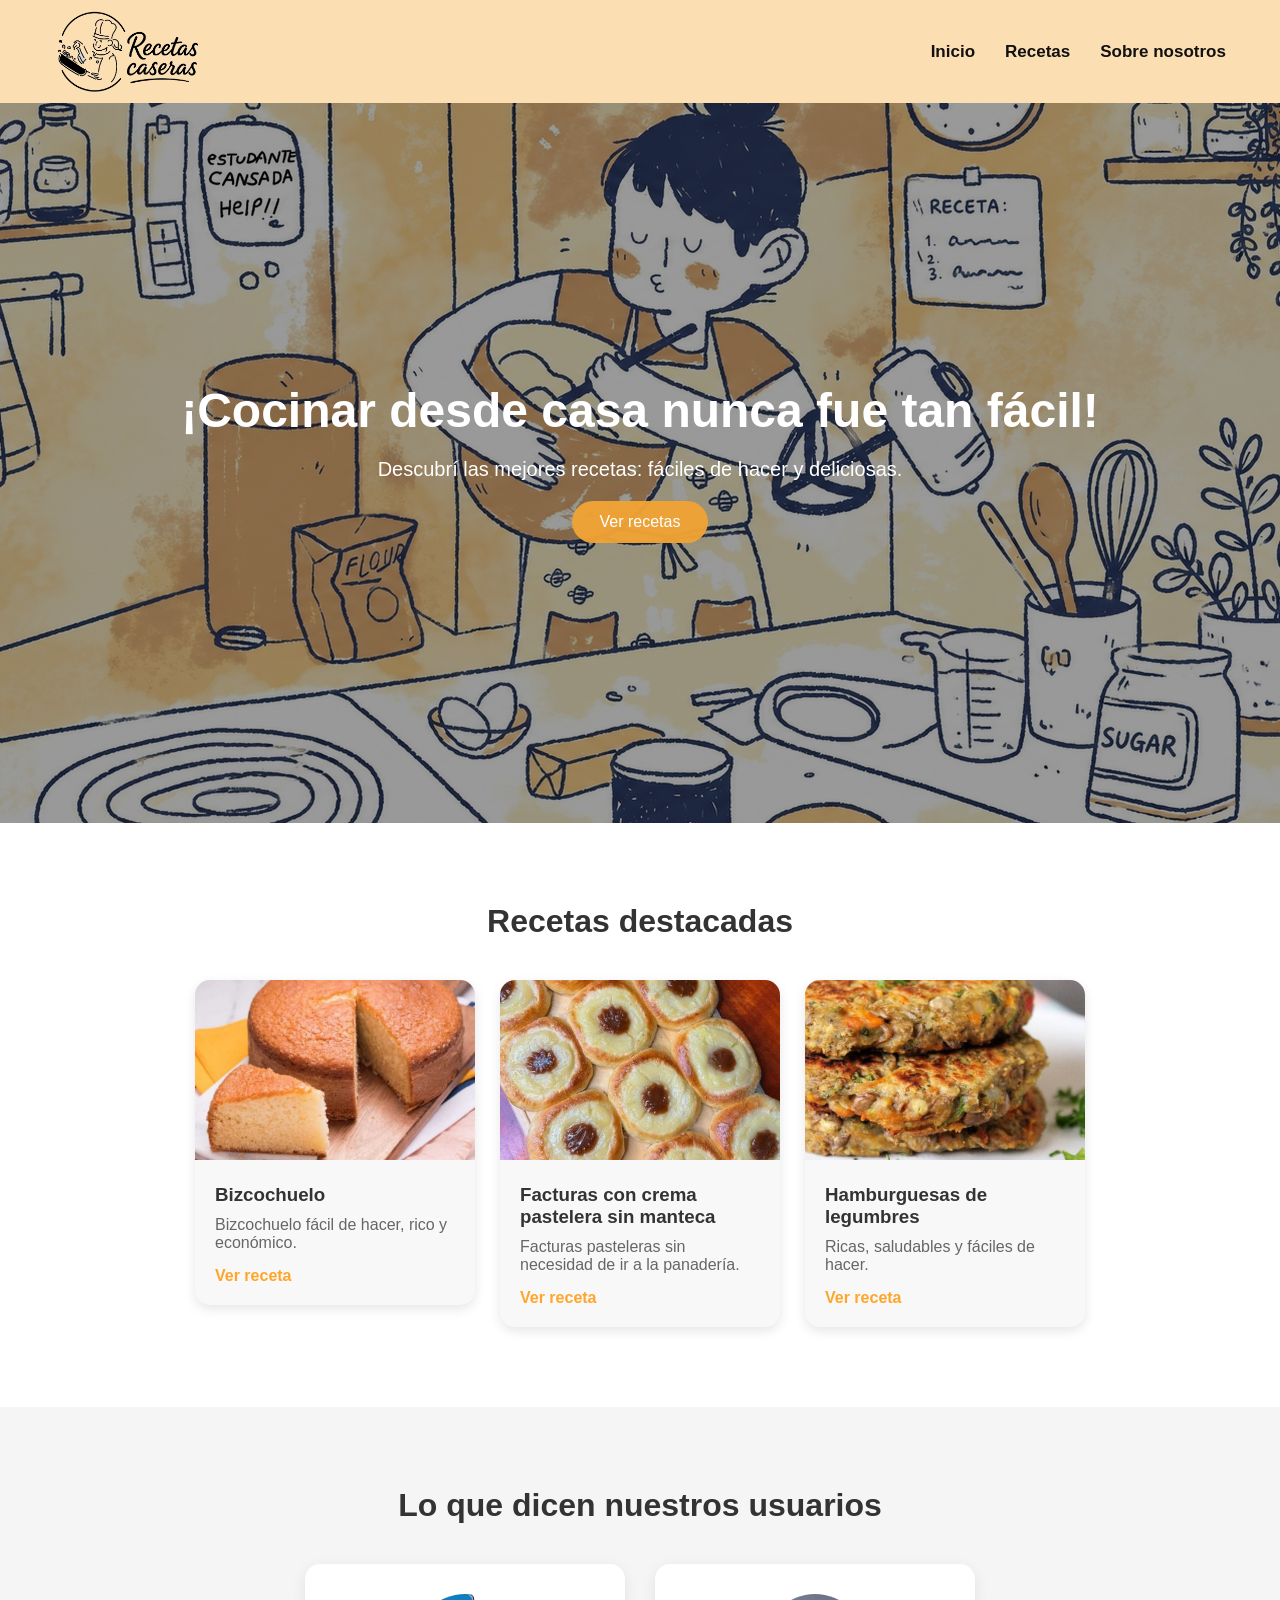
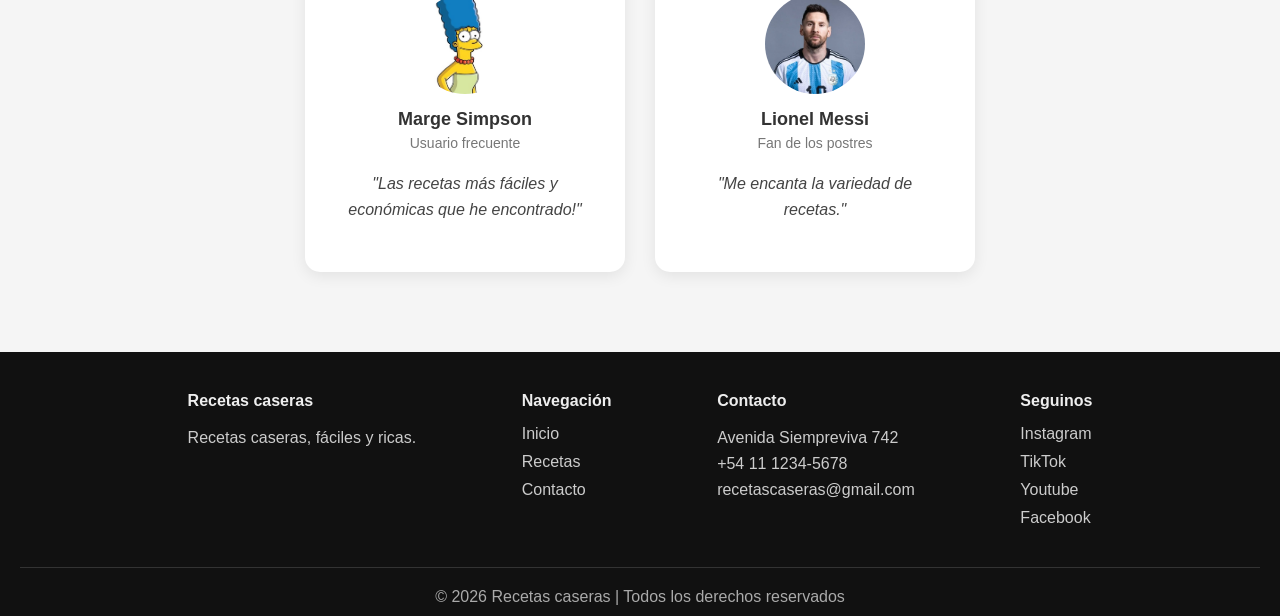
<file: index.html>
<!DOCTYPE html>
<html lang="en">
    <head>
        <title>Recetas caseras</title>
        <meta charset="UTF-8">
        <meta name="viewport" content="width=device-width, initial-scale=1">
        <link rel="stylesheet" href="css/styles.css">
    </head>

    <body>
        <header class="header">

            <div class="container">
                
                <img src="img/recetas_caseras_transparente.png" alt="logo de recetas caseras." class="logo-img">

                <nav class="nav">
                    <ul>
                        <li><a href="#inicio">Inicio</a></li>
                        <li><a href="#recetas">Recetas</a></li>
                        <li><a href="#info">Sobre nosotros</a></li>
                    </ul>
                </nav>
            </div>
        </header>

        <main>

            <!-- INICIO -->

            <section class="inicio" id="inicio">

                <img src="img/img-inicio.png" alt="Ilustración de chica cocinando.">

                <div class="contenidoInicio">
                    <h2>¡Cocinar desde casa nunca fue tan fácil!</h2>
                    <p>Descubrí las mejores recetas: fáciles de hacer y deliciosas.</p>
                    <a href="#recetas" class="boton">Ver recetas</a>
                </div>
            </section>

            <!-- RECETAS -->

            <section class="recetas" id="recetas">

                <h2 class="tituloSeccion">
                    Recetas destacadas
                </h2>

                <div class="cardsContainer">

                    <!-- CARD 1-->

                    <a href="recetas/bizcochuelo.html" class="linkCard">

                        <div class="card">

                            <img src="img/bizcochuelo.jpg" alt="Imagen ilustrativa de bizcochuelo.">

                            <div class="contenidoCard">
                                <h3>Bizcochuelo</h3>
                                <p>Bizcochuelo fácil de hacer, rico y económico.</p>
                                <h4>Ver receta</h4>
                            </div>

                        </div>
                    </a>

                    <!-- CARD 2 -->

                    <a href="recetas/pasteleras.html" class="linkCard">

                        <div class="card">

                            <img src="img/pasteleras.jpg" alt="Imagen ilustrativa de facturas con crema pastelera.">

                            <div class="contenidoCard">
                                <h3>Facturas con crema pastelera sin manteca</h3>
                                <p>Facturas pasteleras sin necesidad de ir a la panadería.</p>
                                <h4>Ver receta</h4>
                            </div>
                        </div>

                    </a>

                    <!-- CARD 3 -->

                    <a href="recetas/hamb-legumbres.html" class="linkCard">

                        <div class="card">

                            <img src="img/hamburguesa-legumbres.jpg" alt="Imagen ilustrativa de hamburguesa de legumbres.">

                            <div class="contenidoCard">
                                <h3>Hamburguesas de legumbres</h3>
                                <p>Ricas, saludables y fáciles de hacer.</p>
                                <h4>Ver receta</h4>
                            </div>

                        </div>

                    </a>

                </div>

            </section>

            <!-- RESEÑAS -->

            <section class="resenias" id="resenias">
                <h2 class="tituloSeccion">Lo que dicen nuestros usuarios</h2>

                <div class="reseniasContainer">

                    <!-- RESEÑA 1 -->

                    <div class="reseniaCard">
                        <img src="img/marge-simpson.jpg" alt="Imagen de Marge Simpson.">
                        <h4>Marge Simpson</h4>
                        <span>Usuario frecuente</span>
                        <p class="textoResenia">"Las recetas más fáciles y económicas que he encontrado!"</p>

                    </div>

                    <!-- RESEÑA 2 -->

                    <div class="reseniaCard">
                        <img src="img/messi.jpg" alt="Imagen de Messi.">
                        <h4>Lionel Messi</h4>
                        <span>Fan de los postres</span>
                        <p class="textoResenia">"Me encanta la variedad de recetas."</p>
                    </div>

            </section>

        </main>

        <!-- FOOTER -->

        <footer class="footer" id="info">
            <div class="footerContainer">

                <!-- COLUMNA 1 -->

                <div class="cajaFooter">
                    <h4>Recetas caseras</h4>
                    <p>Recetas caseras, fáciles y ricas.</p>
                </div>
                
                <!-- COLUMNA 2 -->

                <div class="cajaFooter">
                    <h4>Navegación</h4>

                    <ul>

                        <li>
                            <a href="#inicio">Inicio</a>
                        </li>

                        <li>
                            <a href="#recetas">Recetas</a>
                        </li>

                        <li>
                            <a href="#contacto">Contacto</a>
                        </li>

                    </ul>
                </div>

                <!-- COLUMNA 3 -->

                <div class="cajaFooter">
                    <h4>Contacto</h4>
                    <p>Avenida Siempreviva 742</p>
                    <p>+54 11 1234-5678</p>
                    <p>recetascaseras@gmail.com</p>

                </div>

                <!-- COLUMNA 4 -->

                <div class="cajaFooter">
                    <h4>Seguinos</h4>
                    
                    <div class="linkRedes">
                        <a href="#">Instagram</a>
                        <a href="#">TikTok</a>
                        <a href="#">Youtube</a>
                        <a href="#">Facebook</a>
                    </div>

                </div>

            </div>

            <div class="footerBottom">
                <p>© 2026 Recetas caseras | Todos los derechos reservados</p>
            </div>

        </footer>

    </body>

</html>
</file>
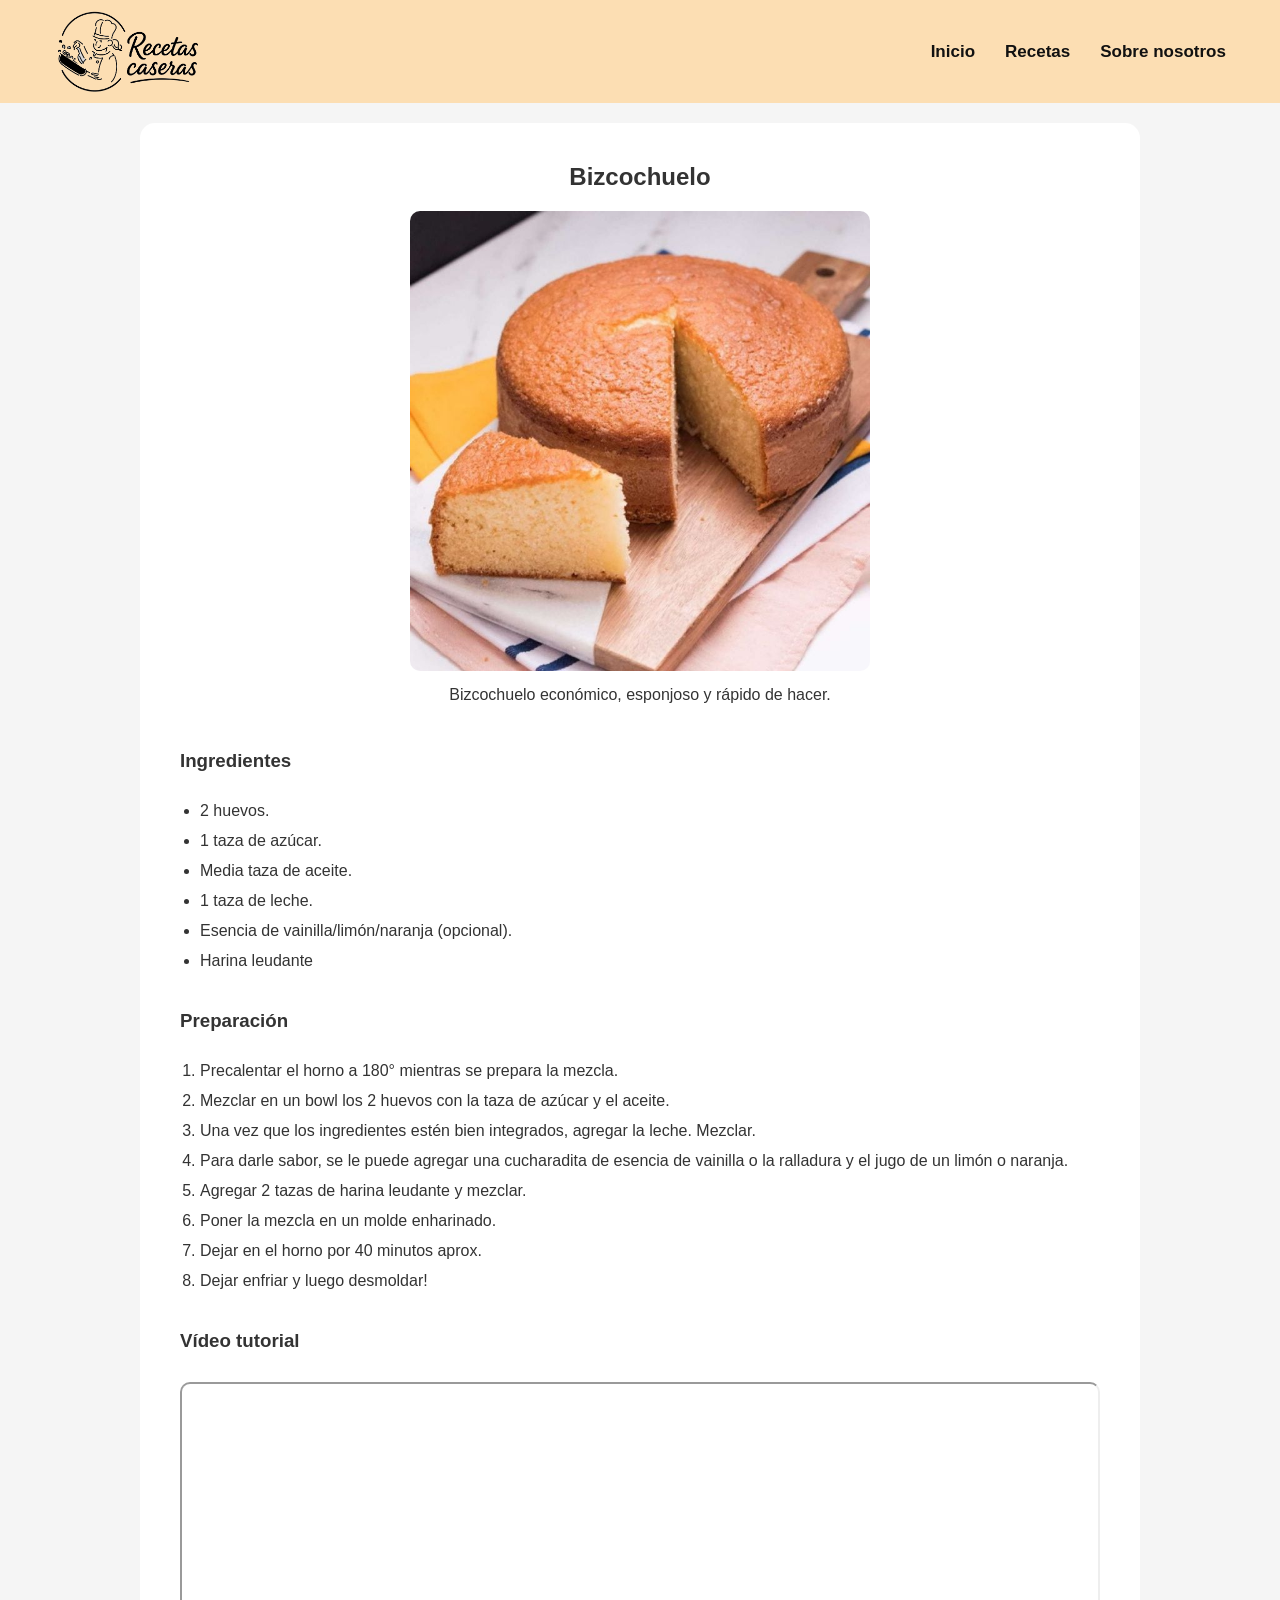
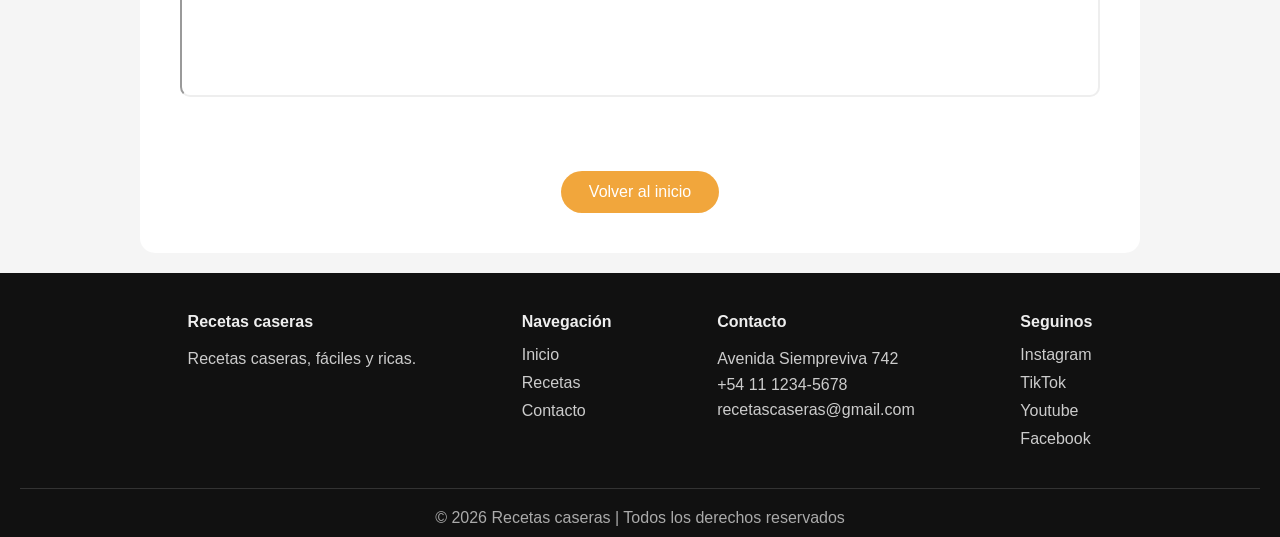
<file: recetas/bizcochuelo.html>
<!DOCTYPE html>
<html lang="en">

    <head>
        <title>Bizcochuelo</title>
        <meta charset="UTF-8">
        <meta name="viewport" content="width=device-width, initial-scale=1">
        <link href="../css/styles.css" rel="stylesheet">
    </head>

    <body>

        <header class="header">

            <div class="container">

                <img src="../img/recetas_caseras_transparente.png" alt="logo de recetas caseras." class="logo-img">

                <nav class="nav">
                    <ul>
                        <li><a href="../index.html#inicio">Inicio</a></li>
                        <li><a href="../index.html#recetas">Recetas</a></li>
                        <li><a href="../index.html#info">Sobre nosotros</a></li>
                    </ul>
                </nav>
            </div>
        </header>

        <main class="recetaMain">
            <section class="receta">
                <h2>Bizcochuelo</h2>
                <img src="../img/bizcochuelo.jpg" alt="Imagen ilustrativa de bizcochuelo.">
                <p class="descripcionReceta">Bizcochuelo económico, esponjoso y rápido de hacer.</p>

                <h3>Ingredientes</h3>
                <ul>
                    <li>2 huevos.</li>
                    <li>1 taza de azúcar.</li>
                    <li>Media taza de aceite.</li>
                    <li>1 taza de leche.</li>
                    <li>Esencia de vainilla/limón/naranja (opcional).</li>
                    <li>Harina leudante</li>
                </ul>

                <h3>Preparación</h3>
                <ol>
                    <li>Precalentar el horno a 180° mientras se prepara la mezcla.</li>
                    <li>Mezclar en un bowl los 2 huevos con la taza de azúcar y el aceite.</li>
                    <li>Una vez que los ingredientes estén bien integrados, agregar la leche. Mezclar.</li>
                    <li>Para darle sabor, se le puede agregar una cucharadita de esencia de vainilla o la ralladura
                        y el jugo de un limón o naranja.</li>
                    <li>Agregar 2 tazas de harina leudante y mezclar.</li>
                    <li>Poner la mezcla en un molde enharinado.</li>
                    <li>Dejar en el horno por 40 minutos aprox.</li>
                    <li>Dejar enfriar y luego desmoldar!</li>
                </ol>

                <h3>Vídeo tutorial</h3>
                <iframe width="500" height="315" src="" title="Youtube video player" allowfullscreen></iframe>

                <div class="botonReceta">
                    <a href="../index.html" class="boton">Volver al inicio</a>
                </div>

            </section>
        </main>

        <!-- FOOTER -->

        <footer class="footer" id="info">
            <div class="footerContainer">

                <!-- COLUMNA 1 -->

                <div class="cajaFooter">
                    <h4>Recetas caseras</h4>
                    <p>Recetas caseras, fáciles y ricas.</p>
                </div>
                
                <!-- COLUMNA 2 -->

                <div class="cajaFooter">
                    <h4>Navegación</h4>

                    <ul>

                        <li>
                            <a href="#inicio">Inicio</a>
                        </li>

                        <li>
                            <a href="#recetas">Recetas</a>
                        </li>

                        <li>
                            <a href="#contacto">Contacto</a>
                        </li>

                    </ul>
                </div>

                <!-- COLUMNA 3 -->

                <div class="cajaFooter">
                    <h4>Contacto</h4>
                    <p>Avenida Siempreviva 742</p>
                    <p>+54 11 1234-5678</p>
                    <p>recetascaseras@gmail.com</p>

                </div>

                <!-- COLUMNA 4 -->

                <div class="cajaFooter">
                    <h4>Seguinos</h4>
                    
                    <div class="linkRedes">
                        <a href="#">Instagram</a>
                        <a href="#">TikTok</a>
                        <a href="#">Youtube</a>
                        <a href="#">Facebook</a>
                    </div>

                </div>

            </div>

            <div class="footerBottom">
                <p>© 2026 Recetas caseras | Todos los derechos reservados</p>
            </div>

        </footer>

    </body>
</html>
</file>
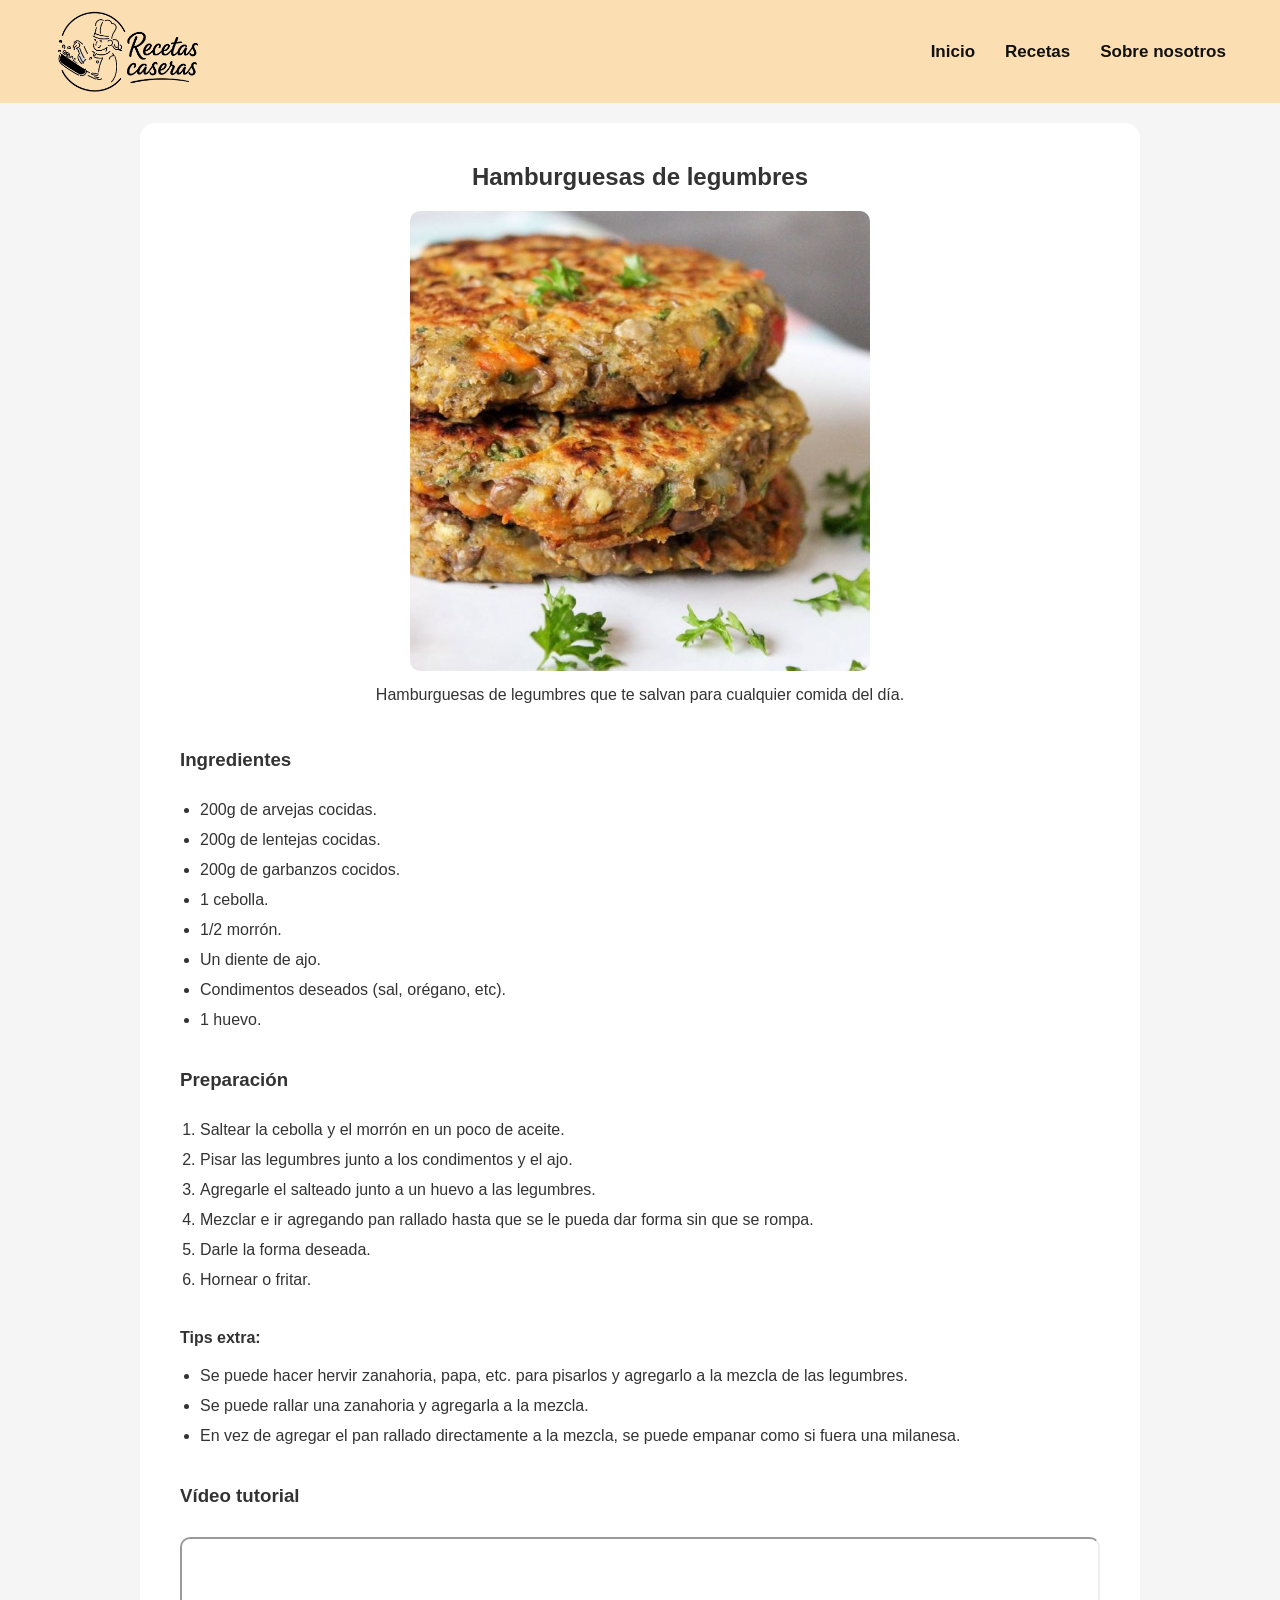
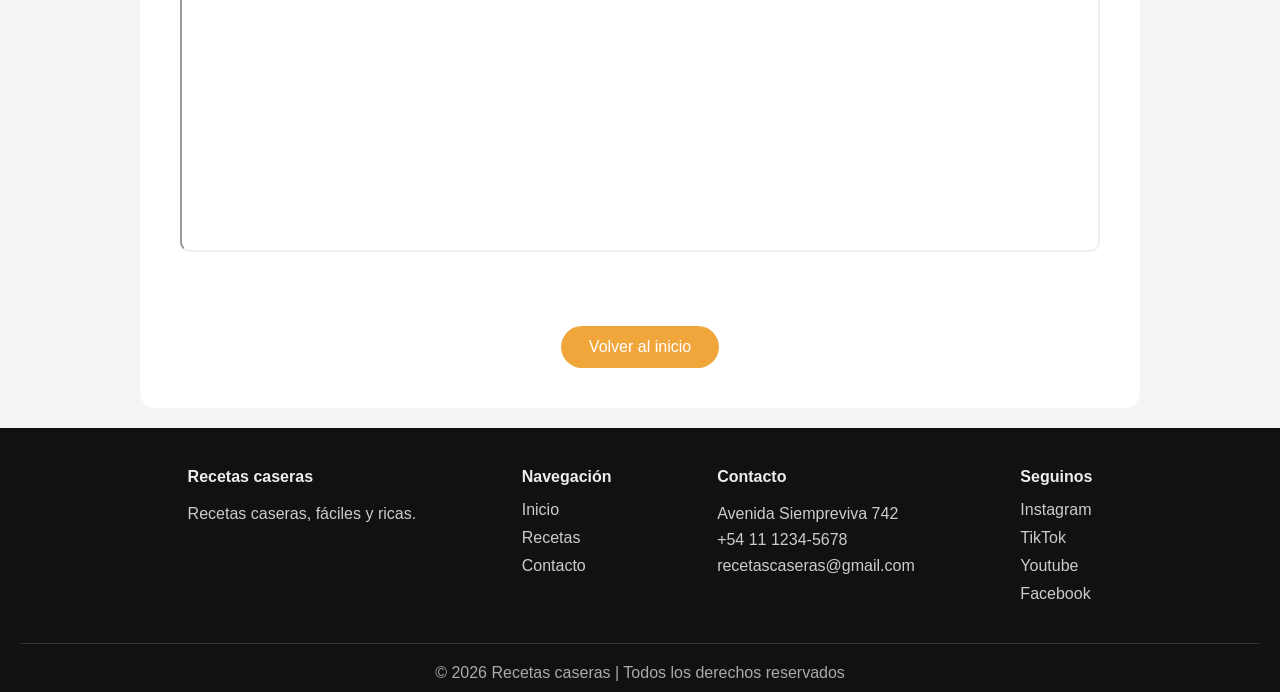
<file: recetas/hamb-legumbres.html>
<!DOCTYPE html>
<html lang="en">

    <head>
        <title>Bizcochuelo</title>
        <meta charset="UTF-8">
        <meta name="viewport" content="width=device-width, initial-scale=1">
        <link href="../css/styles.css" rel="stylesheet">
    </head>

    <body>

        <header class="header">

            <div class="container">
                <img src="../img/recetas_caseras_transparente.png" alt="logo de recetas caseras." class="logo-img">

                <nav class="nav">
                    <ul>
                        <li><a href="../index.html#inicio">Inicio</a></li>
                        <li><a href="../index.html#recetas">Recetas</a></li>
                        <li><a href="../index.html#info">Sobre nosotros</a></li>
                    </ul>
                </nav>
            </div>
        </header>

        <main class="recetaMain">
            <section class="receta">
                <h2>Hamburguesas de legumbres</h2>
                <img src="../img/hamburguesa-legumbres.jpg" alt="Imagen ilustrativa de hamburguesas de legumbres.">
                <p class="descripcionReceta">Hamburguesas de legumbres que te salvan para cualquier comida del día.</p>

                <h3>Ingredientes</h3>
                <ul>
                    <li>200g de arvejas cocidas.</li>
                    <li>200g de lentejas cocidas.</li>
                    <li>200g de garbanzos cocidos.</li>
                    <li>1 cebolla.</li>
                    <li>1/2 morrón.</li>
                    <li>Un diente de ajo.</li>
                    <li>Condimentos deseados (sal, orégano, etc).</li>
                    <li>1 huevo.</li>
                </ul>

                <h3>Preparación</h3>
                <ol>
                    <li>Saltear la cebolla y el morrón en un poco de aceite.</li>
                    <li>Pisar las legumbres junto a los condimentos y el ajo.</li>
                    <li>Agregarle el salteado junto a un huevo a las legumbres.</li>
                    <li>Mezclar e ir agregando pan rallado hasta que se le pueda dar forma sin que se rompa.</li>
                    <li>Darle la forma deseada.</li>
                    <li>Hornear o fritar.</li>
                </ol>

                <h4>Tips extra:</h4>
                <ul>
                    <li>Se puede hacer hervir zanahoria, papa, etc. para pisarlos y agregarlo a la mezcla de las
                        legumbres.
                    </li>
                    <li>Se puede rallar una zanahoria y agregarla a la mezcla.</li>
                    <li>En vez de agregar el pan rallado directamente a la mezcla, se puede empanar como si
                        fuera una milanesa.</li>
                </ul>

                <h3>Vídeo tutorial</h3>
                <iframe width="500" height="315" src="" title="Youtube video player" allowfullscreen></iframe>

                <div class="botonReceta">
                    <a href="../index.html" class="boton">Volver al inicio</a>
                </div>

            </section>
        </main>

        <!-- FOOTER -->

        <footer class="footer" id="info">
            <div class="footerContainer">

                <!-- COLUMNA 1 -->

                <div class="cajaFooter">
                    <h4>Recetas caseras</h4>
                    <p>Recetas caseras, fáciles y ricas.</p>
                </div>
                
                <!-- COLUMNA 2 -->

                <div class="cajaFooter">
                    <h4>Navegación</h4>

                    <ul>

                        <li>
                            <a href="#inicio">Inicio</a>
                        </li>

                        <li>
                            <a href="#recetas">Recetas</a>
                        </li>

                        <li>
                            <a href="#contacto">Contacto</a>
                        </li>

                    </ul>
                </div>

                <!-- COLUMNA 3 -->

                <div class="cajaFooter">
                    <h4>Contacto</h4>
                    <p>Avenida Siempreviva 742</p>
                    <p>+54 11 1234-5678</p>
                    <p>recetascaseras@gmail.com</p>

                </div>

                <!-- COLUMNA 4 -->

                <div class="cajaFooter">
                    <h4>Seguinos</h4>
                    
                    <div class="linkRedes">
                        <a href="#">Instagram</a>
                        <a href="#">TikTok</a>
                        <a href="#">Youtube</a>
                        <a href="#">Facebook</a>
                    </div>

                </div>

            </div>

            <div class="footerBottom">
                <p>© 2026 Recetas caseras | Todos los derechos reservados</p>
            </div>

        </footer>

    </body>
</html>
</file>
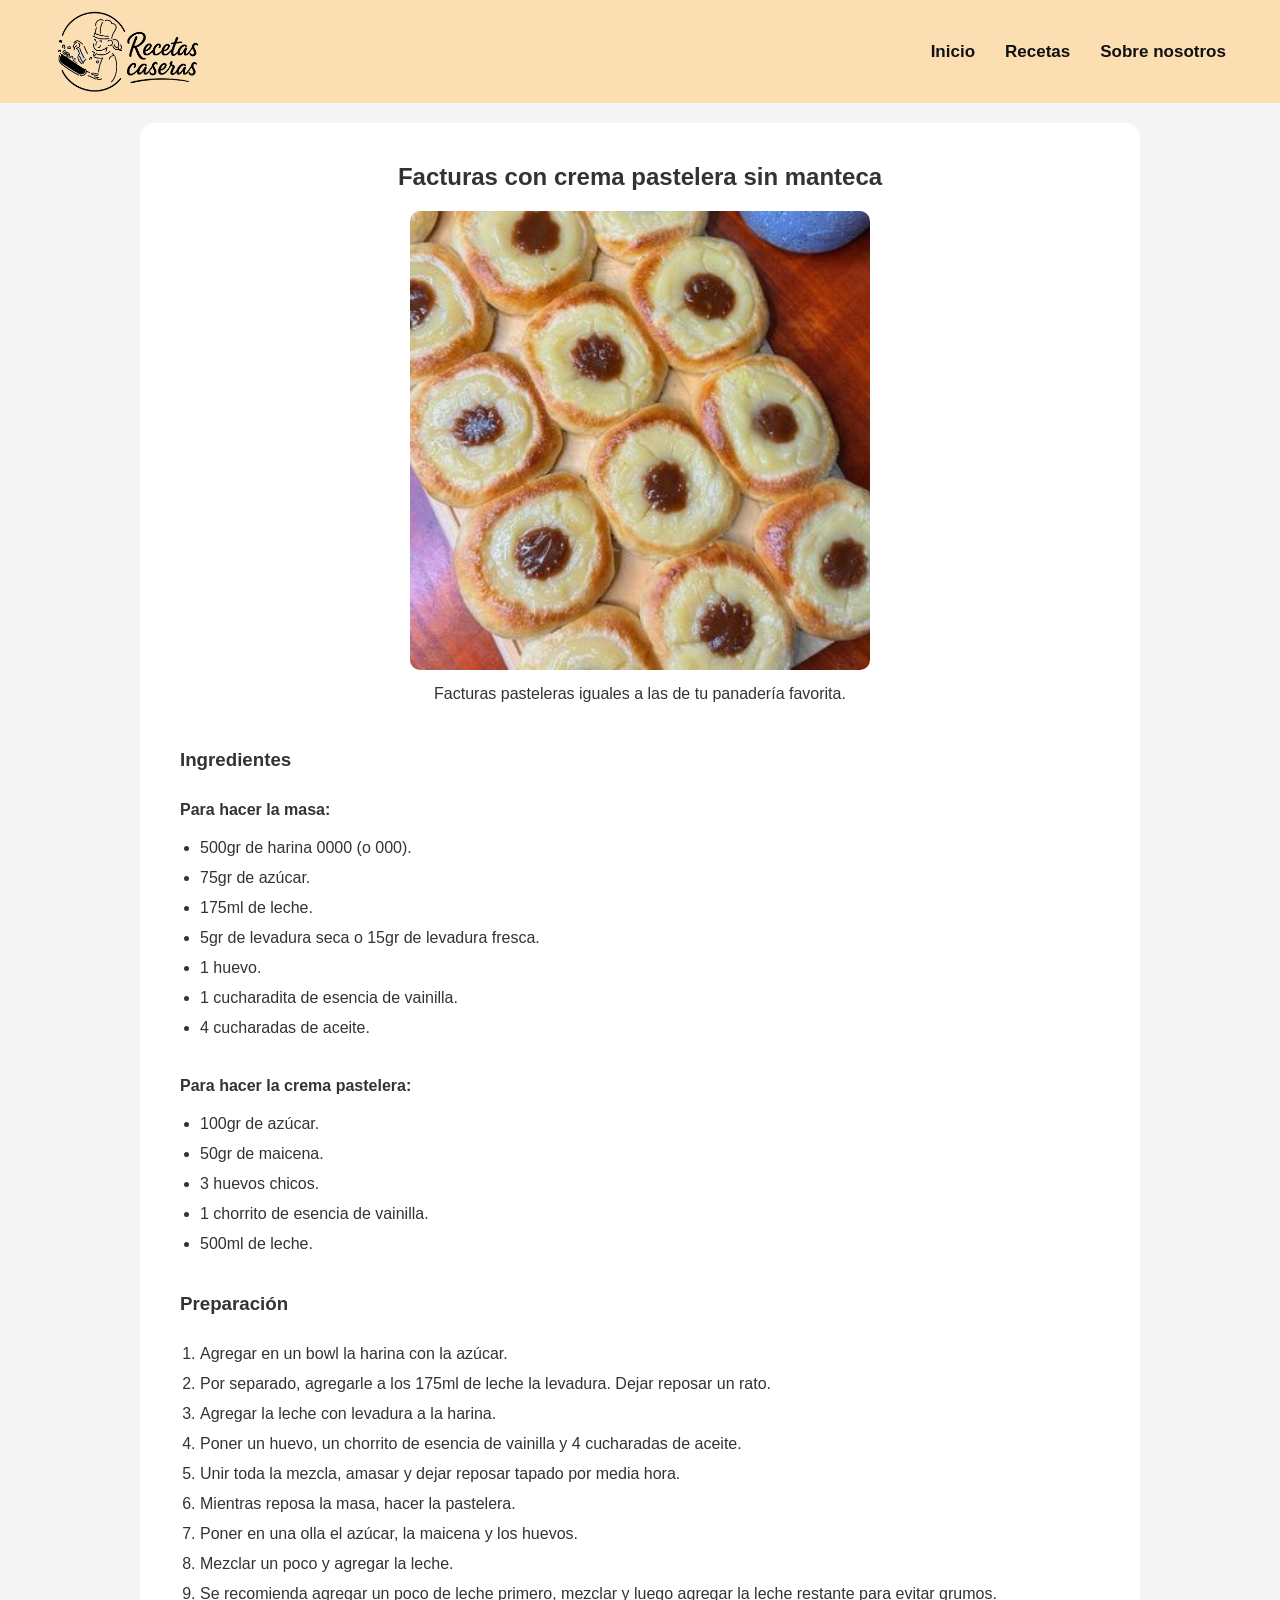
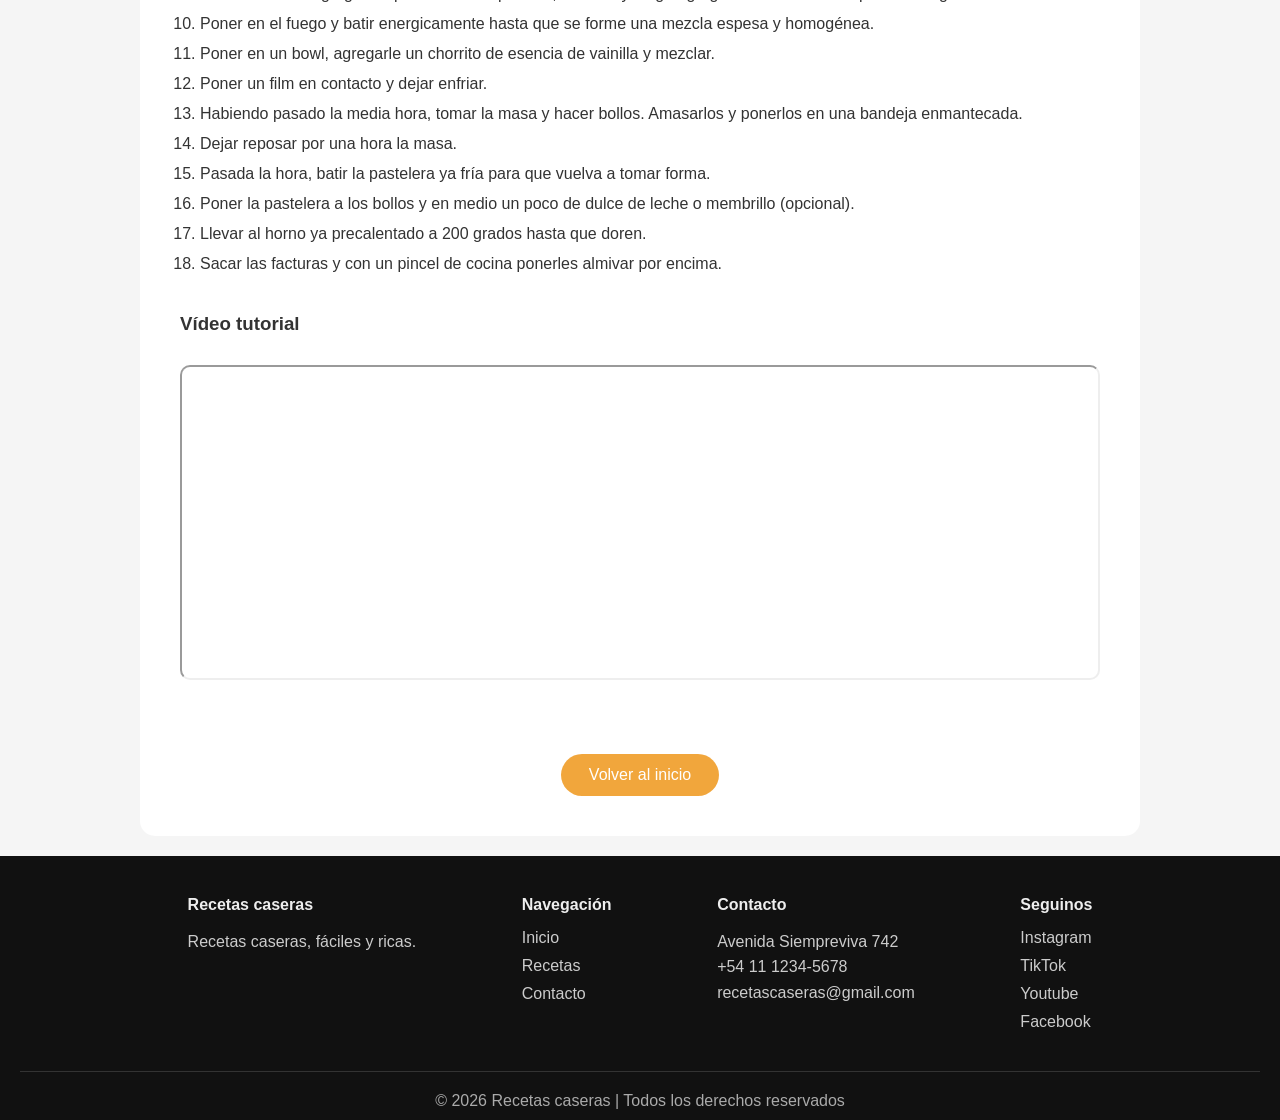
<file: recetas/pasteleras.html>
<!DOCTYPE html>
<html lang="en">

    <head>
        <title>Bizcochuelo</title>
        <meta charset="UTF-8">
        <meta name="viewport" content="width=device-width, initial-scale=1">
        <link href="../css/styles.css" rel="stylesheet">
    </head>

    <body>

        <header class="header">

            <div class="container">
                <img src="../img/recetas_caseras_transparente.png" alt="logo de recetas caseras." class="logo-img">

                <nav class="nav">
                    <ul>
                        <li><a href="../index.html#inicio">Inicio</a></li>
                        <li><a href="../index.html#recetas">Recetas</a></li>
                        <li><a href="../index.html#info">Sobre nosotros</a></li>
                    </ul>
                </nav>
            </div>
        </header>

        <main class="recetaMain">
            <section class="receta">
                <h2>Facturas con crema pastelera sin manteca</h2>
                <img src="../img/pasteleras.jpg" alt="Imagen ilustrativa de facturas con crema pastelera."">
                <p class="descripcionReceta">Facturas pasteleras iguales a las de tu panadería favorita.</p>

                <h3>Ingredientes</h3>
                <h4>Para hacer la masa:</h4>
                <ul>
                    <li>500gr de harina 0000 (o 000).</li>
                    <li>75gr de azúcar.</li>
                    <li>175ml de leche.</li>
                    <li>5gr de levadura seca o 15gr de levadura fresca.</li>
                    <li>1 huevo.</li>
                    <li>1 cucharadita de esencia de vainilla.</li>
                    <li>4 cucharadas de aceite.</li>
                </ul>

                <h4>Para hacer la crema pastelera:</h4>
                <ul>
                    <li>100gr de azúcar.</li>
                    <li>50gr de maicena.</li>
                    <li>3 huevos chicos.</li>
                    <li>1 chorrito de esencia de vainilla.</li>
                    <li>500ml de leche.</li>
                </ul>

                <h3>Preparación</h3>
                <ol>
                    <li>Agregar en un bowl la harina con la azúcar.</li>
                    <li>Por separado, agregarle a los 175ml de leche la levadura. Dejar reposar un rato.</li>
                    <li>Agregar la leche con levadura a la harina.</li>
                    <li>Poner un huevo, un chorrito de esencia de vainilla y 4 cucharadas de aceite.</li>
                    <li>Unir toda la mezcla, amasar y dejar reposar tapado por media hora.</li>
                    <li>Mientras reposa la masa, hacer la pastelera.</li>
                    <li>Poner en una olla el azúcar, la maicena y los huevos.</li>
                    <li>Mezclar un poco y agregar la leche.</li>
                    <li>Se recomienda agregar un poco de leche primero, mezclar y luego agregar la leche restante 
                        para evitar grumos.
                    </li>
                    <li>Poner en el fuego y batir energicamente hasta que se forme una mezcla espesa y homogénea.</li>
                    <li>Poner en un bowl, agregarle un chorrito de esencia de vainilla y mezclar.</li>
                    <li>Poner un film en contacto y dejar enfriar.</li>
                    <li>Habiendo pasado la media hora, tomar la masa y hacer bollos. Amasarlos y ponerlos en una bandeja
                        enmantecada.
                    </li>
                    <li>Dejar reposar por una hora la masa.</li>
                    <li>Pasada la hora, batir la pastelera ya fría para que vuelva a tomar forma.</li>
                    <li>Poner la pastelera a los bollos y en medio un poco de dulce de leche o membrillo (opcional).</li>
                    <li>Llevar al horno ya precalentado a 200 grados hasta que doren.</li>
                    <li>Sacar las facturas y con un pincel de cocina ponerles almivar por encima.</li>
                </ol>

                <h3>Vídeo tutorial</h3>
                <iframe width="500" height="315" src="" title="Youtube video player" allowfullscreen></iframe>

                <div class="botonReceta">
                    <a href="../index.html" class="boton">Volver al inicio</a>
                </div>

            </section>
        </main>

        <!-- FOOTER -->

        <footer class="footer" id="info">
            <div class="footerContainer">

                <!-- COLUMNA 1 -->

                <div class="cajaFooter">
                    <h4>Recetas caseras</h4>
                    <p>Recetas caseras, fáciles y ricas.</p>
                </div>
                
                <!-- COLUMNA 2 -->

                <div class="cajaFooter">
                    <h4>Navegación</h4>

                    <ul>

                        <li>
                            <a href="#inicio">Inicio</a>
                        </li>

                        <li>
                            <a href="#recetas">Recetas</a>
                        </li>

                        <li>
                            <a href="#contacto">Contacto</a>
                        </li>

                    </ul>
                </div>

                <!-- COLUMNA 3 -->

                <div class="cajaFooter">
                    <h4>Contacto</h4>
                    <p>Avenida Siempreviva 742</p>
                    <p>+54 11 1234-5678</p>
                    <p>recetascaseras@gmail.com</p>

                </div>

                <!-- COLUMNA 4 -->

                <div class="cajaFooter">
                    <h4>Seguinos</h4>
                    
                    <div class="linkRedes">
                        <a href="#">Instagram</a>
                        <a href="#">TikTok</a>
                        <a href="#">Youtube</a>
                        <a href="#">Facebook</a>
                    </div>

                </div>

            </div>

            <div class="footerBottom">
                <p>© 2026 Recetas caseras | Todos los derechos reservados</p>
            </div>

        </footer>

    </body>
</html>
</file>
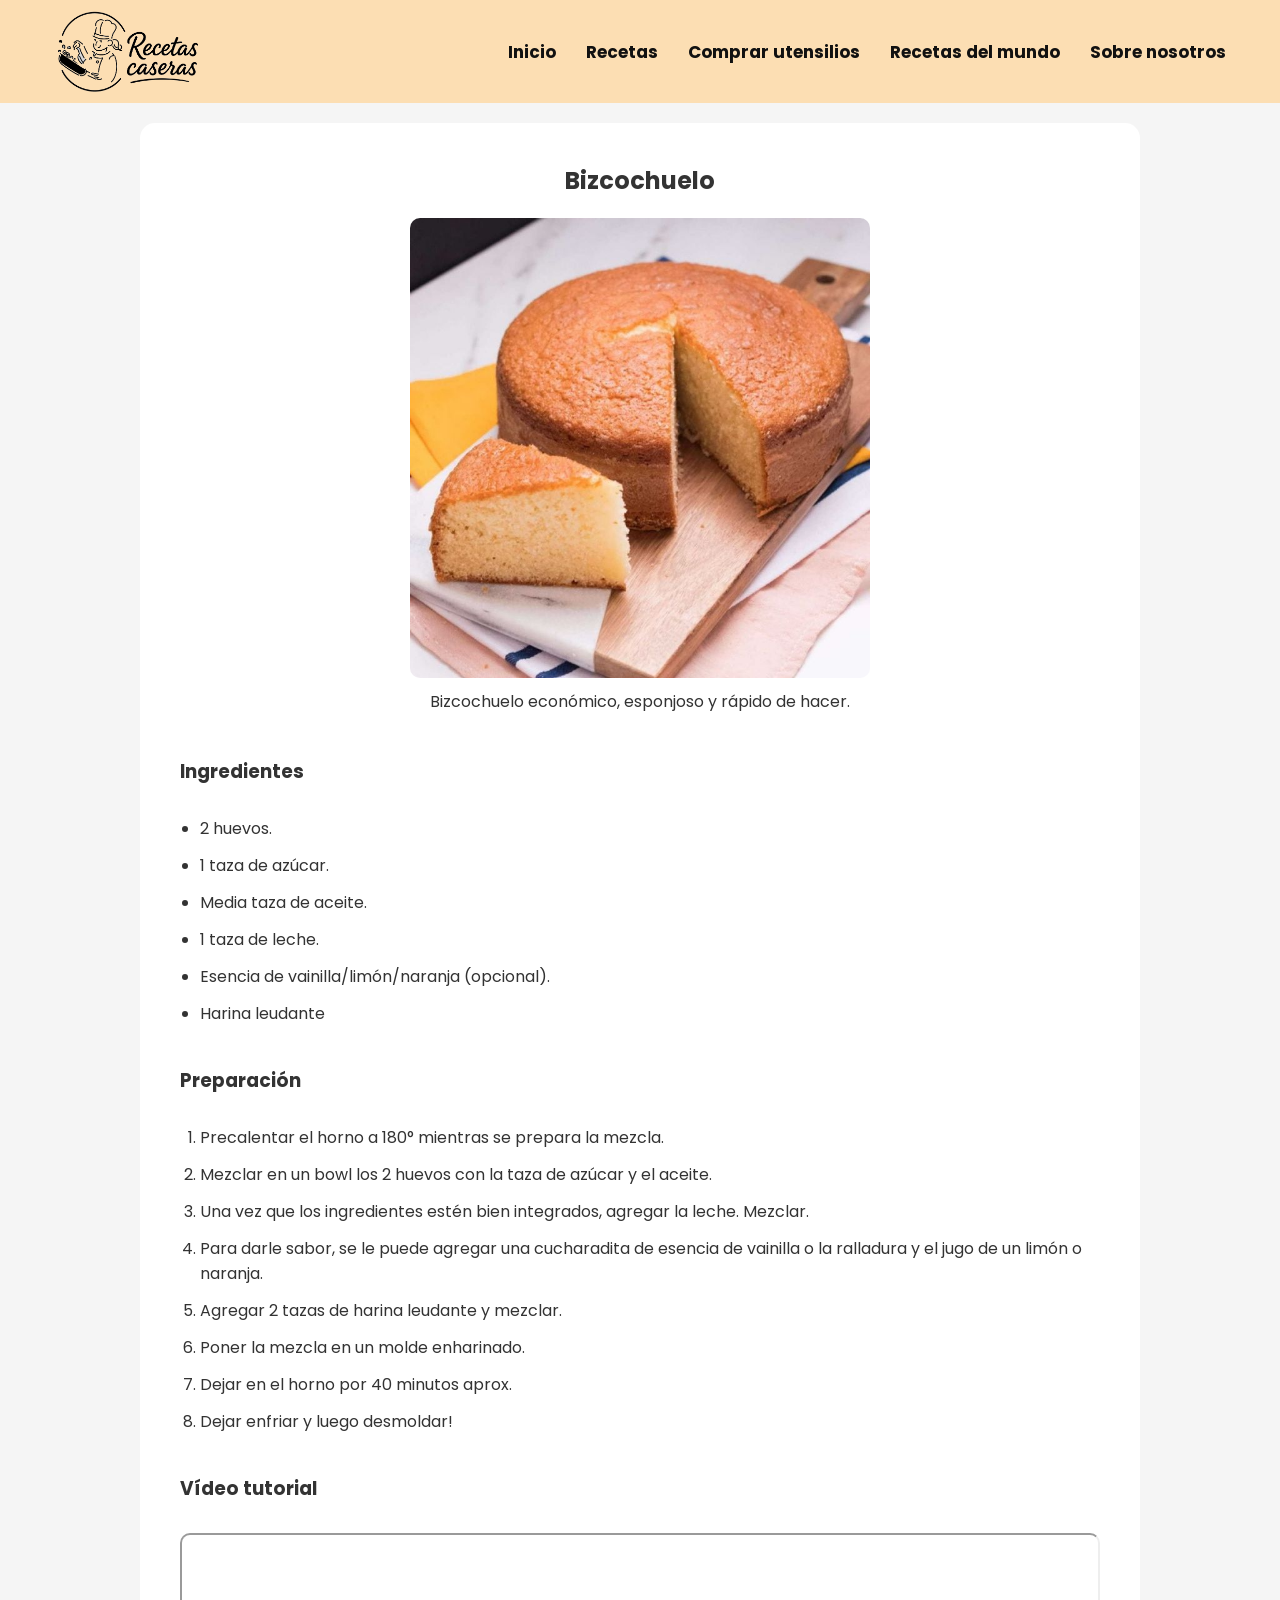
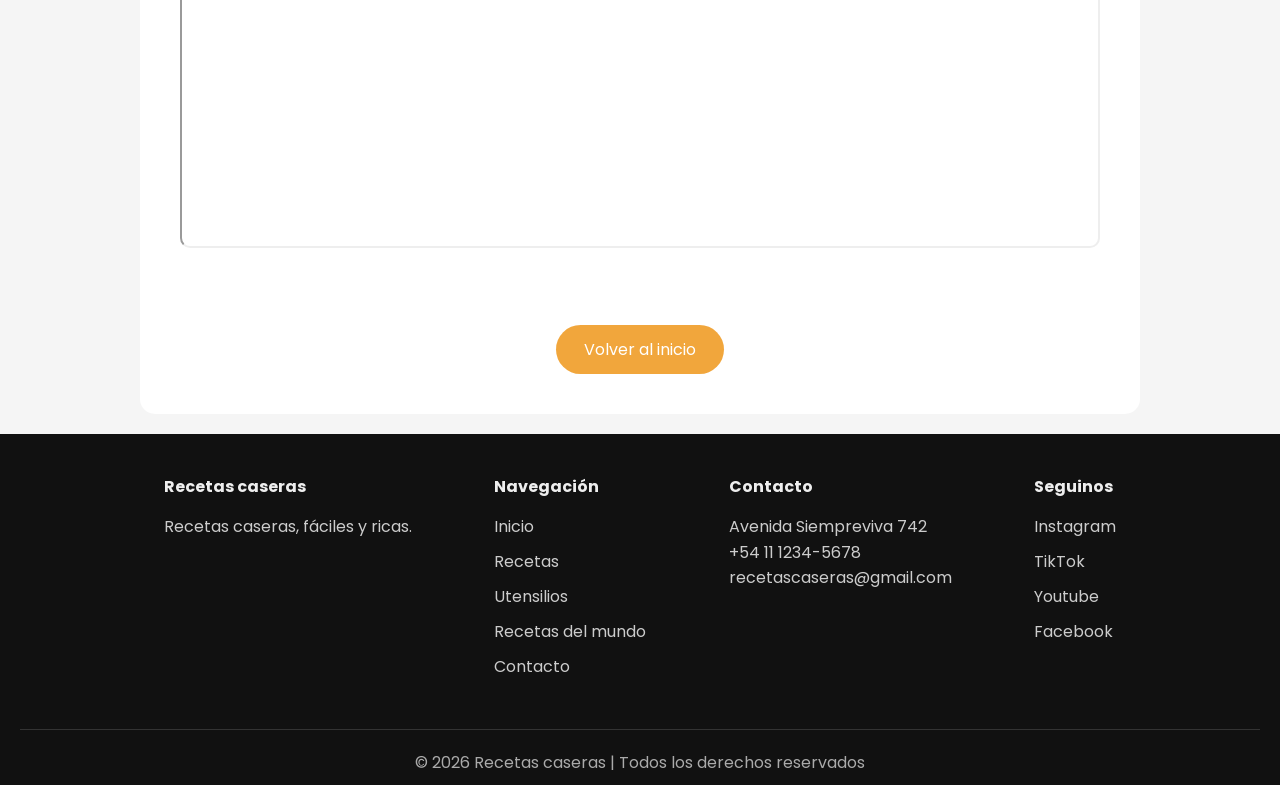
<file: docs/recetas/bizcochuelo.html>
<!DOCTYPE html>
<html lang="en">

    <head>
        <title>Bizcochuelo</title>
        <meta charset="UTF-8">
        <meta name="viewport" content="width=device-width, initial-scale=1">
        <link rel="icon" href="../img/icon-gorro.jpg" type="image/png">

        <link rel="preconnect" href="https://fonts.googleapis.com">
        <link rel="preconnect" href="https://fonts.gstatic.com" crossorigin>
        <link href="https://fonts.googleapis.com/css2?family=Poppins:wght@300;400;500;600;700&display=swap" rel="stylesheet">

        <link href="../css/styles.css" rel="stylesheet">
    </head>

    <body>

        <header class="header">

            <div class="container">

                <img src="../img/recetas_caseras_transparente.png" alt="logo de recetas caseras." class="logo-img">

                <nav class="nav">
                    <ul>
                        <li><a href="../index.html#inicio">Inicio</a></li>
                        <li><a href="../index.html#recetas">Recetas</a></li>
                        <li><a href="../index.html#utensilios">Comprar utensilios</a></li>
                        <li><a href="../index.html#recetasAPI">Recetas del mundo</a></li>
                        <li><a href="../index.html#info">Sobre nosotros</a></li>
                    </ul>
                </nav>
            </div>
        </header>

        <main class="recetaMain">
            <section class="receta">
                <h2>Bizcochuelo</h2>
                <img src="../img/bizcochuelo.jpg" alt="Imagen ilustrativa de bizcochuelo.">
                <p class="descripcionReceta">Bizcochuelo económico, esponjoso y rápido de hacer.</p>

                <h3>Ingredientes</h3>
                <ul>
                    <li>2 huevos.</li>
                    <li>1 taza de azúcar.</li>
                    <li>Media taza de aceite.</li>
                    <li>1 taza de leche.</li>
                    <li>Esencia de vainilla/limón/naranja (opcional).</li>
                    <li>Harina leudante</li>
                </ul>

                <h3>Preparación</h3>
                <ol>
                    <li>Precalentar el horno a 180° mientras se prepara la mezcla.</li>
                    <li>Mezclar en un bowl los 2 huevos con la taza de azúcar y el aceite.</li>
                    <li>Una vez que los ingredientes estén bien integrados, agregar la leche. Mezclar.</li>
                    <li>Para darle sabor, se le puede agregar una cucharadita de esencia de vainilla o la ralladura
                        y el jugo de un limón o naranja.</li>
                    <li>Agregar 2 tazas de harina leudante y mezclar.</li>
                    <li>Poner la mezcla en un molde enharinado.</li>
                    <li>Dejar en el horno por 40 minutos aprox.</li>
                    <li>Dejar enfriar y luego desmoldar!</li>
                </ol>

                <h3>Vídeo tutorial</h3>
                <iframe width="500" height="315" src="" title="Youtube video player" allowfullscreen></iframe>

                <div class="botonReceta">
                    <a href="../index.html" class="boton">Volver al inicio</a>
                </div>

            </section>
        </main>

        <!-- FOOTER -->

        <footer class="footer" id="info">
            <div class="footerContainer">

                <!-- COLUMNA 1 -->

                <div class="cajaFooter">
                    <h4>Recetas caseras</h4>
                    <p>Recetas caseras, fáciles y ricas.</p>
                </div>
                
                <!-- COLUMNA 2 -->

                <div class="cajaFooter">
                    <h4>Navegación</h4>

                    <ul>

                        <li>
                            <a href="../index.html#inicio">Inicio</a>
                        </li>

                        <li>
                            <a href="../index.html#recetas">Recetas</a>
                        </li>

                        <li>
                            <a href="../index.html#utensilios">Utensilios</a>
                        </li>

                        <li>
                            <a href="../index.html#recetasAPI">Recetas del mundo</a>
                        </li>

                        <li>
                            <a href="../index.html#contacto">Contacto</a>
                        </li>

                    </ul>
                </div>

                <!-- COLUMNA 3 -->

                <div class="cajaFooter">
                    <h4>Contacto</h4>
                    <p>Avenida Siempreviva 742</p>
                    <p>+54 11 1234-5678</p>
                    <p>recetascaseras@gmail.com</p>

                </div>

                <!-- COLUMNA 4 -->

                <div class="cajaFooter">
                    <h4>Seguinos</h4>
                    
                    <div class="linkRedes">
                        <a href="#">Instagram</a>
                        <a href="#">TikTok</a>
                        <a href="#">Youtube</a>
                        <a href="#">Facebook</a>
                    </div>

                </div>

            </div>

            <div class="footerBottom">
                <p>© 2026 Recetas caseras | Todos los derechos reservados</p>
            </div>

        </footer>

    </body>
</html>
</file>
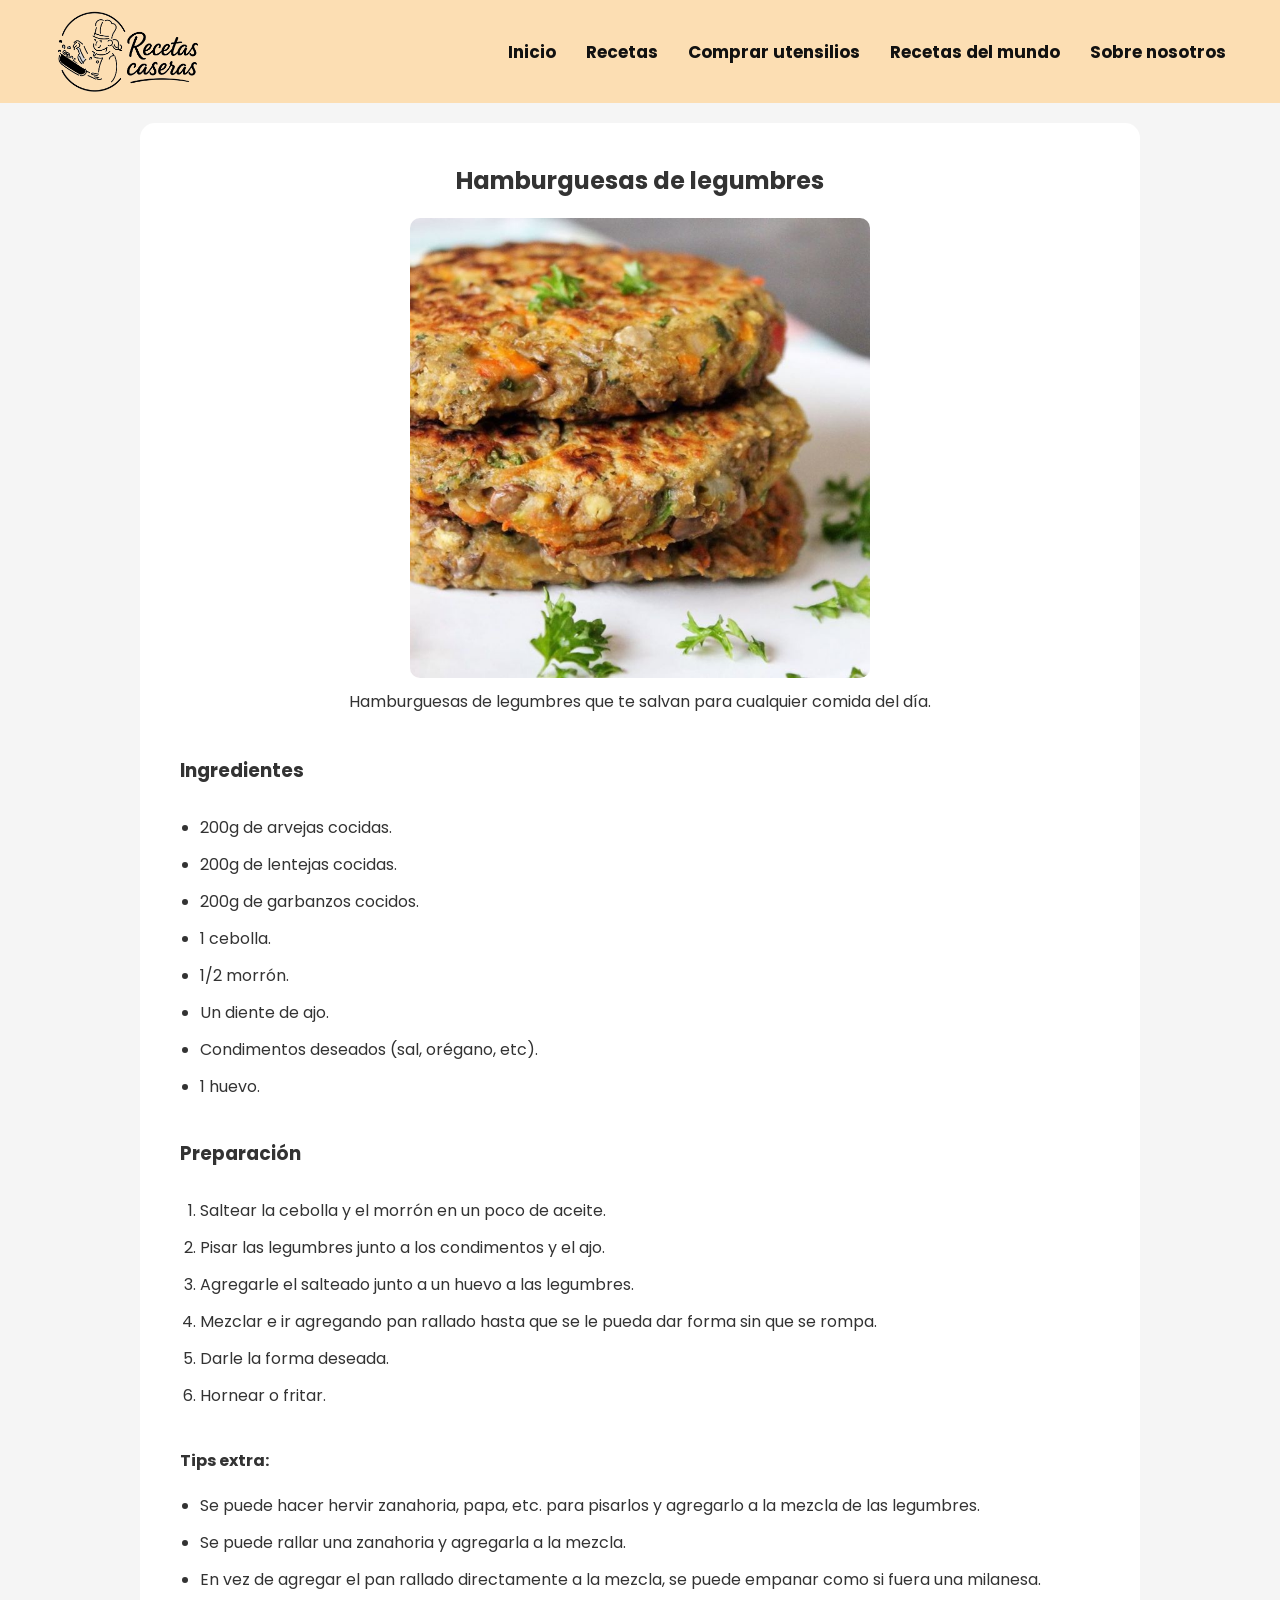
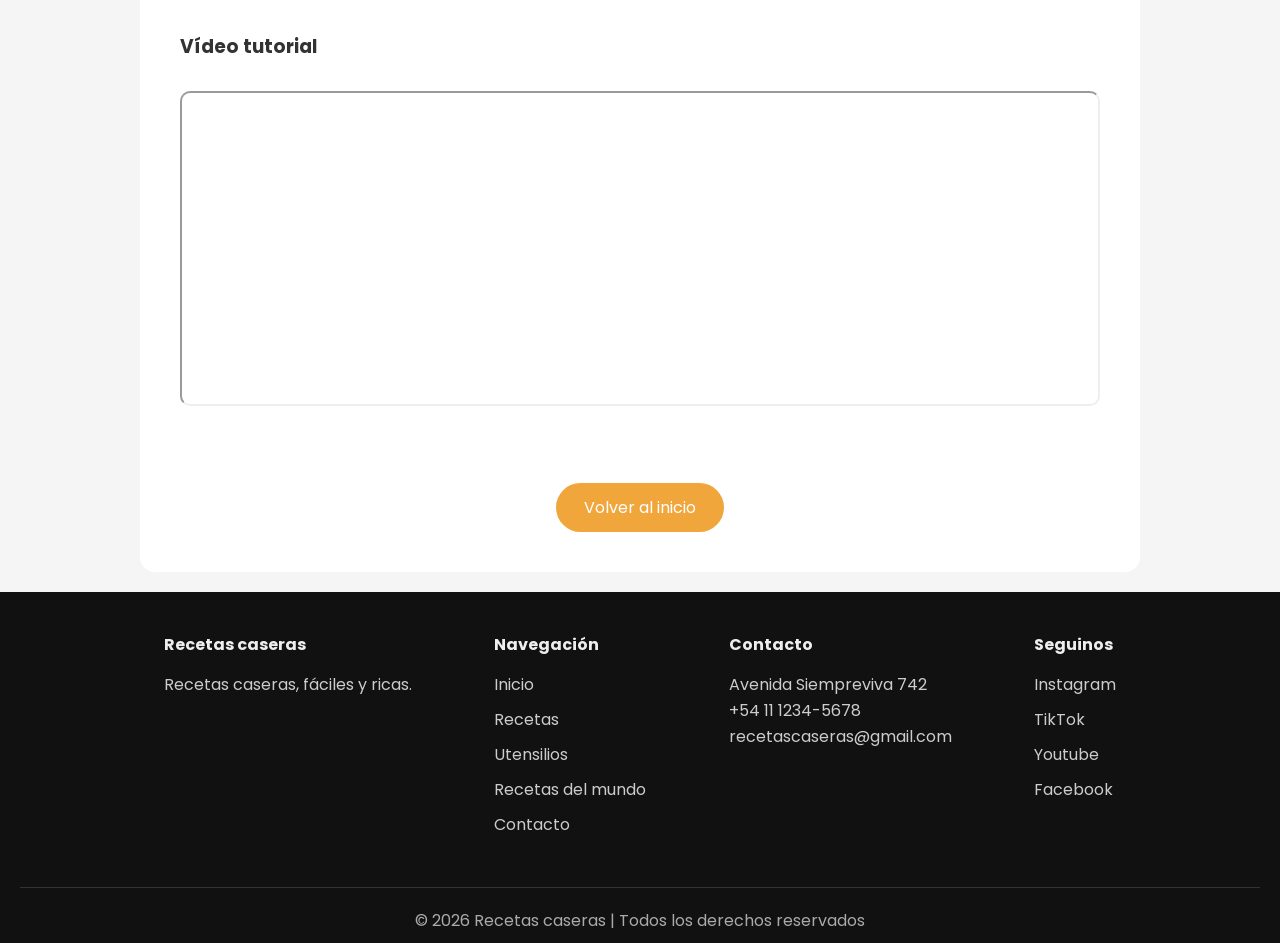
<file: docs/recetas/hamb-legumbres.html>
<!DOCTYPE html>
<html lang="en">

    <head>
        <title>Bizcochuelo</title>
        <meta charset="UTF-8">
        <meta name="viewport" content="width=device-width, initial-scale=1">
        <link rel="icon" href="../img/icon-gorro.jpg" type="image/png">

        <link rel="preconnect" href="https://fonts.googleapis.com">
        <link rel="preconnect" href="https://fonts.gstatic.com" crossorigin>
        <link href="https://fonts.googleapis.com/css2?family=Poppins:wght@300;400;500;600;700&display=swap" rel="stylesheet">


        <link href="../css/styles.css" rel="stylesheet">
    </head>

    <body>

        <header class="header">

            <div class="container">
                <img src="../img/recetas_caseras_transparente.png" alt="logo de recetas caseras." class="logo-img">

                <nav class="nav">
                    <ul>
                        <li><a href="../index.html#inicio">Inicio</a></li>
                        <li><a href="../index.html#recetas">Recetas</a></li>
                        <li><a href="../index.html#utensilios">Comprar utensilios</a></li>
                        <li><a href="../index.html#recetasAPI">Recetas del mundo</a></li>
                        <li><a href="../index.html#info">Sobre nosotros</a></li>
                    </ul>
                </nav>
            </div>
        </header>

        <main class="recetaMain">
            <section class="receta">
                <h2>Hamburguesas de legumbres</h2>
                <img src="../img/hamburguesa-legumbres.jpg" alt="Imagen ilustrativa de hamburguesas de legumbres.">
                <p class="descripcionReceta">Hamburguesas de legumbres que te salvan para cualquier comida del día.</p>

                <h3>Ingredientes</h3>
                <ul>
                    <li>200g de arvejas cocidas.</li>
                    <li>200g de lentejas cocidas.</li>
                    <li>200g de garbanzos cocidos.</li>
                    <li>1 cebolla.</li>
                    <li>1/2 morrón.</li>
                    <li>Un diente de ajo.</li>
                    <li>Condimentos deseados (sal, orégano, etc).</li>
                    <li>1 huevo.</li>
                </ul>

                <h3>Preparación</h3>
                <ol>
                    <li>Saltear la cebolla y el morrón en un poco de aceite.</li>
                    <li>Pisar las legumbres junto a los condimentos y el ajo.</li>
                    <li>Agregarle el salteado junto a un huevo a las legumbres.</li>
                    <li>Mezclar e ir agregando pan rallado hasta que se le pueda dar forma sin que se rompa.</li>
                    <li>Darle la forma deseada.</li>
                    <li>Hornear o fritar.</li>
                </ol>

                <h4>Tips extra:</h4>
                <ul>
                    <li>Se puede hacer hervir zanahoria, papa, etc. para pisarlos y agregarlo a la mezcla de las
                        legumbres.
                    </li>
                    <li>Se puede rallar una zanahoria y agregarla a la mezcla.</li>
                    <li>En vez de agregar el pan rallado directamente a la mezcla, se puede empanar como si
                        fuera una milanesa.</li>
                </ul>

                <h3>Vídeo tutorial</h3>
                <iframe width="500" height="315" src="" title="Youtube video player" allowfullscreen></iframe>

                <div class="botonReceta">
                    <a href="../index.html" class="boton">Volver al inicio</a>
                </div>

            </section>
        </main>

        <!-- FOOTER -->

        <footer class="footer" id="info">
            <div class="footerContainer">

                <!-- COLUMNA 1 -->

                <div class="cajaFooter">
                    <h4>Recetas caseras</h4>
                    <p>Recetas caseras, fáciles y ricas.</p>
                </div>
                
                <!-- COLUMNA 2 -->

                <div class="cajaFooter">
                    <h4>Navegación</h4>

                    <ul>

                        <li>
                            <a href="../index.html#inicio">Inicio</a>
                        </li>

                        <li>
                            <a href="../index.html#recetas">Recetas</a>
                        </li>

                        <li>
                            <a href="../index.html#utensilios">Utensilios</a>
                        </li>

                        <li>
                            <a href="../index.html#recetasAPI">Recetas del mundo</a>
                        </li>

                        <li>
                            <a href="../index.html#contacto">Contacto</a>
                        </li>

                    </ul>
                </div>

                <!-- COLUMNA 3 -->

                <div class="cajaFooter">
                    <h4>Contacto</h4>
                    <p>Avenida Siempreviva 742</p>
                    <p>+54 11 1234-5678</p>
                    <p>recetascaseras@gmail.com</p>

                </div>

                <!-- COLUMNA 4 -->

                <div class="cajaFooter">
                    <h4>Seguinos</h4>
                    
                    <div class="linkRedes">
                        <a href="#">Instagram</a>
                        <a href="#">TikTok</a>
                        <a href="#">Youtube</a>
                        <a href="#">Facebook</a>
                    </div>

                </div>

            </div>

            <div class="footerBottom">
                <p>© 2026 Recetas caseras | Todos los derechos reservados</p>
            </div>

        </footer>

    </body>
</html>
</file>
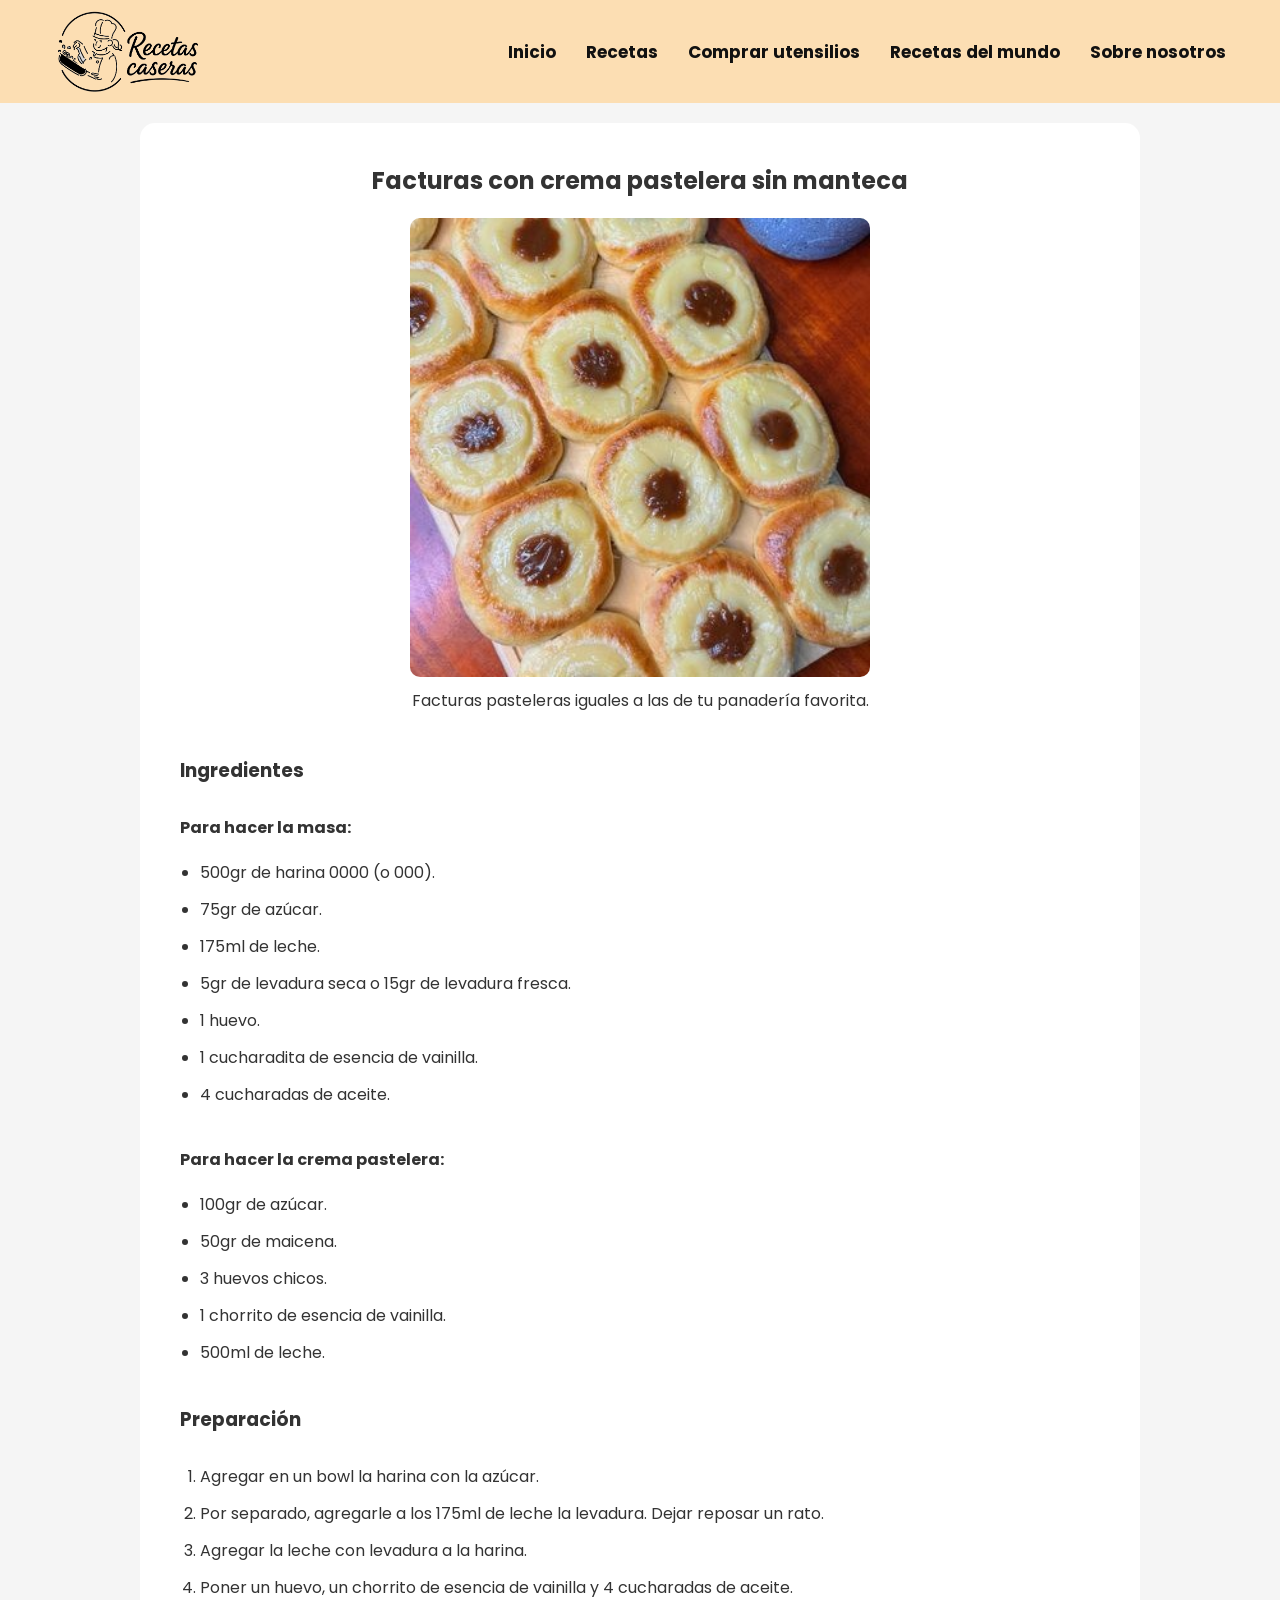
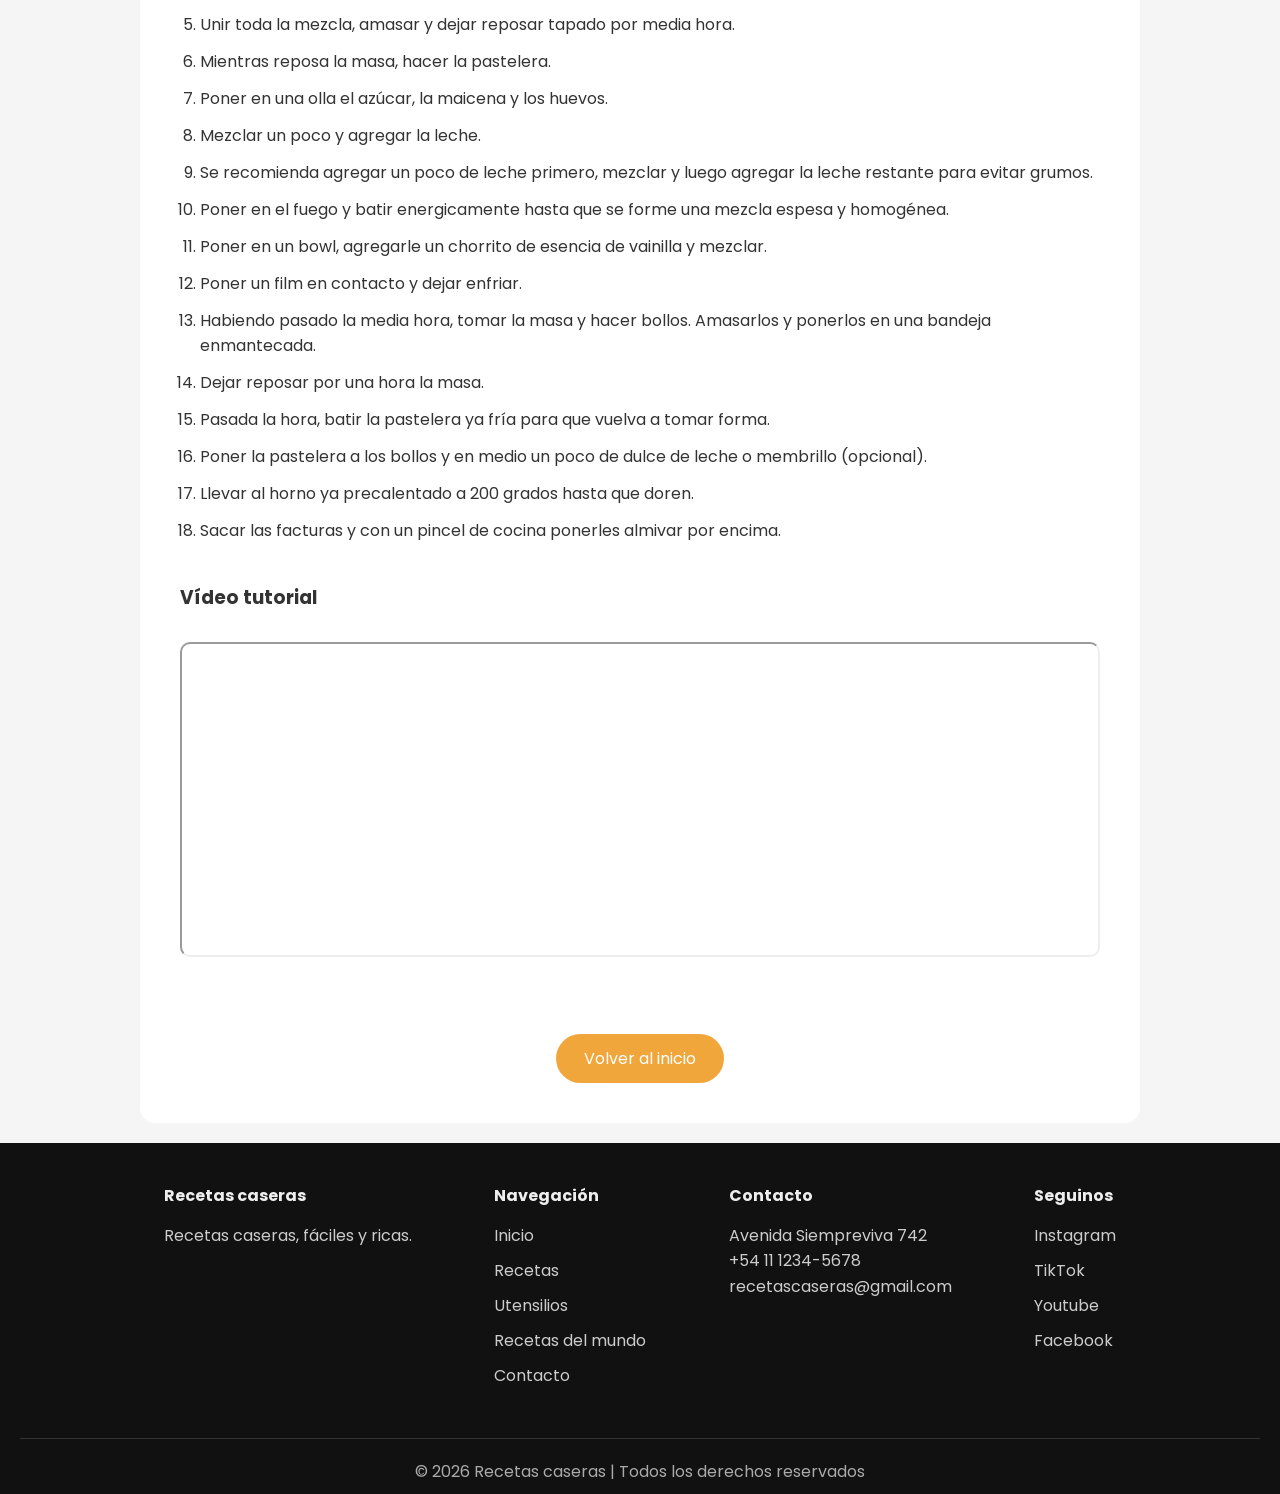
<file: docs/recetas/pasteleras.html>
<!DOCTYPE html>
<html lang="en">

    <head>
        <title>Bizcochuelo</title>
        <meta charset="UTF-8">
        <meta name="viewport" content="width=device-width, initial-scale=1">
        <link rel="icon" href="../img/icon-gorro.jpg" type="image/png">

        <link rel="preconnect" href="https://fonts.googleapis.com">
        <link rel="preconnect" href="https://fonts.gstatic.com" crossorigin>
        <link href="https://fonts.googleapis.com/css2?family=Poppins:wght@300;400;500;600;700&display=swap" rel="stylesheet">

        <link href="../css/styles.css" rel="stylesheet">
    </head>

    <body>

        <header class="header">

            <div class="container">
                <img src="../img/recetas_caseras_transparente.png" alt="logo de recetas caseras." class="logo-img">

                <nav class="nav">
                    <ul>
                        <li><a href="../index.html#inicio">Inicio</a></li>
                        <li><a href="../index.html#recetas">Recetas</a></li>
                        <li><a href="../index.html#utensilios">Comprar utensilios</a></li>
                        <li><a href="../index.html#recetasAPI">Recetas del mundo</a></li>
                        <li><a href="../index.html#info">Sobre nosotros</a></li>
                    </ul>
                </nav>
            </div>
        </header>

        <main class="recetaMain">
            <section class="receta">
                <h2>Facturas con crema pastelera sin manteca</h2>
                <img src="../img/pasteleras.jpg" alt="Imagen ilustrativa de facturas con crema pastelera."">
                <p class="descripcionReceta">Facturas pasteleras iguales a las de tu panadería favorita.</p>

                <h3>Ingredientes</h3>
                <h4>Para hacer la masa:</h4>
                <ul>
                    <li>500gr de harina 0000 (o 000).</li>
                    <li>75gr de azúcar.</li>
                    <li>175ml de leche.</li>
                    <li>5gr de levadura seca o 15gr de levadura fresca.</li>
                    <li>1 huevo.</li>
                    <li>1 cucharadita de esencia de vainilla.</li>
                    <li>4 cucharadas de aceite.</li>
                </ul>

                <h4>Para hacer la crema pastelera:</h4>
                <ul>
                    <li>100gr de azúcar.</li>
                    <li>50gr de maicena.</li>
                    <li>3 huevos chicos.</li>
                    <li>1 chorrito de esencia de vainilla.</li>
                    <li>500ml de leche.</li>
                </ul>

                <h3>Preparación</h3>
                <ol>
                    <li>Agregar en un bowl la harina con la azúcar.</li>
                    <li>Por separado, agregarle a los 175ml de leche la levadura. Dejar reposar un rato.</li>
                    <li>Agregar la leche con levadura a la harina.</li>
                    <li>Poner un huevo, un chorrito de esencia de vainilla y 4 cucharadas de aceite.</li>
                    <li>Unir toda la mezcla, amasar y dejar reposar tapado por media hora.</li>
                    <li>Mientras reposa la masa, hacer la pastelera.</li>
                    <li>Poner en una olla el azúcar, la maicena y los huevos.</li>
                    <li>Mezclar un poco y agregar la leche.</li>
                    <li>Se recomienda agregar un poco de leche primero, mezclar y luego agregar la leche restante 
                        para evitar grumos.
                    </li>
                    <li>Poner en el fuego y batir energicamente hasta que se forme una mezcla espesa y homogénea.</li>
                    <li>Poner en un bowl, agregarle un chorrito de esencia de vainilla y mezclar.</li>
                    <li>Poner un film en contacto y dejar enfriar.</li>
                    <li>Habiendo pasado la media hora, tomar la masa y hacer bollos. Amasarlos y ponerlos en una bandeja
                        enmantecada.
                    </li>
                    <li>Dejar reposar por una hora la masa.</li>
                    <li>Pasada la hora, batir la pastelera ya fría para que vuelva a tomar forma.</li>
                    <li>Poner la pastelera a los bollos y en medio un poco de dulce de leche o membrillo (opcional).</li>
                    <li>Llevar al horno ya precalentado a 200 grados hasta que doren.</li>
                    <li>Sacar las facturas y con un pincel de cocina ponerles almivar por encima.</li>
                </ol>

                <h3>Vídeo tutorial</h3>
                <iframe width="500" height="315" src="" title="Youtube video player" allowfullscreen></iframe>

                <div class="botonReceta">
                    <a href="../index.html" class="boton">Volver al inicio</a>
                </div>

            </section>
        </main>

        <!-- FOOTER -->

        <footer class="footer" id="info">
            <div class="footerContainer">

                <!-- COLUMNA 1 -->

                <div class="cajaFooter">
                    <h4>Recetas caseras</h4>
                    <p>Recetas caseras, fáciles y ricas.</p>
                </div>
                
                <!-- COLUMNA 2 -->

                <div class="cajaFooter">
                    <h4>Navegación</h4>

                    <ul>

                        <li>
                            <a href="../index.html#inicio">Inicio</a>
                        </li>

                        <li>
                            <a href="../index.html#recetas">Recetas</a>
                        </li>

                        <li>
                            <a href="../index.html#utensilios">Utensilios</a>
                        </li>

                        <li>
                            <a href="../index.html#recetasAPI">Recetas del mundo</a>
                        </li>

                        <li>
                            <a href="../index.html#contacto">Contacto</a>
                        </li>

                    </ul>
                </div>

                <!-- COLUMNA 3 -->

                <div class="cajaFooter">
                    <h4>Contacto</h4>
                    <p>Avenida Siempreviva 742</p>
                    <p>+54 11 1234-5678</p>
                    <p>recetascaseras@gmail.com</p>

                </div>

                <!-- COLUMNA 4 -->

                <div class="cajaFooter">
                    <h4>Seguinos</h4>
                    
                    <div class="linkRedes">
                        <a href="#">Instagram</a>
                        <a href="#">TikTok</a>
                        <a href="#">Youtube</a>
                        <a href="#">Facebook</a>
                    </div>

                </div>

            </div>

            <div class="footerBottom">
                <p>© 2026 Recetas caseras | Todos los derechos reservados</p>
            </div>

        </footer>

    </body>
</html>
</file>
<file: css/styles.css>
*{
    margin: 0;
    padding: 0;
    box-sizing: border-box;
}


/* INDEX.HTML */


body{
    font-family: Arial, Helvetica, sans-serif;
    background-color: #f5f5f5;
    color: #333;
}

.container{
    width: 93%;
    max-width: 1300px;
    margin: auto;
}


/* HEADER */

.logo-img{
    width: 13%;
    height: 30%;
    object-fit: cover;
}

.header{
    background-color:rgba(255, 215, 156, 0.733);
    padding: 10px;
}

.header .container{
    display: flex;
    justify-content: space-between;
    align-items: center;
}


/* NAV */

.nav{
    font-size: 17px;
}

.nav ul{
    display: flex;
    gap: 30px;
    list-style: none;
}

.nav a{
    color: #111;
    font-weight: bold;
    text-decoration: none;
}


/* INICIO */

.inicio{
    position: relative;
    height: 80vh;
    overflow: hidden;
}

.inicio-img{
    width: 100%;
    height: 100%;
    object-fit: cover;
}

.contenidoInicio{
    position: absolute;
    top: 0;
    left: 0;
    width: 100%;
    height: 100%;
    display: flex;
    flex-direction: column;
    justify-content: center;
    align-items: center;
    text-align: center;
    color: white;
    background-color: rgba(0,0,0,0.4);
}

.contenidoInicio h2{
    font-size: 3rem;
    margin-bottom: 20px;
}

.contenidoInicio p{
    margin-bottom: 20px;
    font-size: 20px;
}

.boton{
    display: inline-block;
    padding: 12px 28px;
    background-color: #f1a335f6;
    color: white;
    text-decoration: none;
    border-radius: 30px;
}


/* RECETAS */

.recetas{
    padding: 80px 20px;
    background-color: white;
}

.tituloSeccion{
    text-align: center;
    font-size: 32px;
    margin-bottom: 40px;
}

.cardsContainer{
    display: flex;
    justify-content: center;
    gap: 25px;
    flex-wrap: wrap;
}

.card{
    width: 280px;
    background-color: #f8f8f8;
    border-radius: 15px;
    overflow: hidden;
    box-shadow: 0 4px 12px rgba(0,0,0,0.1);
    transition: transform 0.3s ease;
}

.card:hover{
    transform: translateY(-8px);
}

.linkCard{
    text-decoration: none;
    color: inherit;
}

.card img{
    width: 100%;
    height: 180px;
    object-fit: cover;
}

.contenidoCard{
    padding: 20px;
}

.contenidoCard h3{
    margin-bottom: 10px;
}

.contenidoCard p{
    margin-bottom: 15px;
    color: #666;
}

.contenidoCard h4{
    text-decoration: none;
    color: #ffa62a;
    font-weight: bold;
}


/* RESEÑAS */

.resenias{
    padding: 80px 20px;
    background-color: whitesmoke;
}

.reseniasContainer{
    display: flex;
    justify-content: center;
    gap: 30px;
    flex-wrap: wrap;
}

.reseniaCard{
    width: 320px;
    background-color: white;
    padding: 30px;
    border-radius: 15px;
    box-shadow: 0 4px 15px rgba(0,0,0,0.08);
    transition: transform 0.3s ease;
}

.reseniaCard:hover{
    transform: translateY(-5px)
}

.textoResenia{
    margin-bottom: 20px;
    color: #444;
    font-style: italic;
    line-height: 1.6;
    text-align: center;
}

.reseniaCard img{
    width: 100px;
    height: 100px;
    border-radius: 50%;
    object-fit: cover;
    display: block;
    margin: 0 auto 15px;
}

.reseniaCard h4{
    text-align: center;
    font-size: 18px;
    margin-bottom: 5px;
}

.reseniaCard span{
    display: block;
    text-align: center;
    color: #777;
    font-size: 14px;
    margin-bottom: 20px;
}


/* FOOTER */

.footer{
    background-color: #111;
    color: #eee;
    padding: 40px 20px 10px;
    font-size: 16px;
}

.footerContainer{
    width: 90%;
    max-width: 1200px;
    margin: auto;
    display: flex;
    justify-content: space-evenly;
    flex-wrap: wrap;
}

.cajaFooter h4{
    margin-bottom: 15px;
}

.cajaFooter p{
    color: #ccc;
    line-height: 1.6;
}

.cajaFooter ul{
    list-style: none;
}

.cajaFooter ul li{
    margin-bottom: 10px;
}

.cajaFooter a{
    color: #ccc;
    text-decoration: none;
}

.cajaFooter a:hover{
    color: white;
}

.linkRedes{
    display: flex;
    flex-direction: column;
    gap: 10px;
}

.footerBottom{
    border-top: 1px solid #333;
    margin-top: 40px;
    padding-top: 20px;
    text-align: center;
    color: #aaa;
}


/* /RECETAS */

.recetaMain{
    padding: 20px 20px;
}

.receta{
    max-width: 1000px;
    margin: auto;
    background-color: white;
    padding: 40px;
    border-radius: 15px;
}

.receta img{
    display: block;
    width: 50%;
    border-radius: 10px;
    margin: auto;
}

.descripcionReceta{
    margin-top: 10px;
    margin-bottom: 40px;
    line-height: 1.8;
    text-align: center;
}

.receta h2{
    text-align: center;
    margin-bottom: 20px;
}

.receta h3{
    margin-bottom: 30px;
}

.receta h4{
    margin-bottom: 20px;
}

.receta li{
    margin-bottom: 12px;
}

.receta ul, .receta ol{
    margin-left: 20px;
    margin-bottom: 40px;
}

iframe{
    width: 100%;
    margin-bottom: 30px;
    border-radius: 10px;
}

.botonReceta{
    text-align: center;
    margin-top: 40px;
}
</file>
<file: docs/css/styles.css>
*{
    margin: 0;
    padding: 0;
    box-sizing: border-box;
}


/* INDEX.HTML */


body{
    font-family: "Poppins", sans-serif;
    background-color: #f5f5f5;
    color: #333;
}

.container{
    width: 93%;
    max-width: 1300px;
    margin: auto;
}


/* HEADER */

.logo-img{
    width: 13%;
    height: 30%;
    object-fit: cover;
}

.header{
    background-color:rgba(255, 215, 156, 0.733);
    padding: 10px;
}

.header .container{
    display: flex;
    justify-content: space-between;
    align-items: center;
}


/* NAV */

.nav{
    font-size: 17px;
}

.nav ul{
    display: flex;
    gap: 30px;
    list-style: none;
}

.nav a{
    color: #111;
    font-weight: bold;
    text-decoration: none;
}


/* INICIO */

.inicio{
    position: relative;
    height: 80vh;
    overflow: hidden;
}

.inicio-img{
    width: 100%;
    height: 100%;
    object-fit: cover;
}

.contenidoInicio{
    position: absolute;
    top: 0;
    left: 0;
    width: 100%;
    height: 100%;
    display: flex;
    flex-direction: column;
    justify-content: center;
    align-items: center;
    text-align: center;
    color: white;
    background-color: rgba(0,0,0,0.4);
}

.contenidoInicio h2{
    font-size: 3rem;
    margin-bottom: 20px;
}

.contenidoInicio p{
    margin-bottom: 20px;
    font-size: 20px;
}

.boton{
    display: inline-block;
    padding: 12px 28px;
    background-color: #f1a335f6;
    color: white;
    text-decoration: none;
    border: none;
    border-radius: 30px;
}


/* RECETAS */

.recetas{
    padding: 80px 20px;
    background-color: white;
}

.tituloSeccion{
    text-align: center;
    font-size: 32px;
    margin-bottom: 40px;
}

.cardsContainer{
    display: flex;
    justify-content: center;
    gap: 25px;
    flex-wrap: wrap;
}

.card{
    width: 280px;
    background-color: #f8f8f8;
    border-radius: 15px;
    overflow: hidden;
    box-shadow: 0 4px 12px rgba(0,0,0,0.1);
    transition: transform 0.3s ease;
}

.card:hover{
    transform: translateY(-8px);
}

.linkCard{
    text-decoration: none;
    color: inherit;
}

.card img{
    width: 100%;
    height: 180px;
    object-fit: cover;
}

.contenidoCard{
    padding: 20px;
}

.contenidoCard h3{
    margin-bottom: 10px;
}

.contenidoCard p{
    margin-bottom: 15px;
    color: #666;
}

.contenidoCard h4{
    text-decoration: none;
    color: #ffa62a;
    font-weight: bold;
}

/* /RECETAS (individual) */

.recetaMain{
    padding: 20px 20px;
}

.receta{
    max-width: 1000px;
    margin: auto;
    background-color: white;
    padding: 40px;
    border-radius: 15px;
}

.receta img{
    display: block;
    width: 50%;
    border-radius: 10px;
    margin: auto;
}

.descripcionReceta{
    margin-top: 10px;
    margin-bottom: 40px;
    line-height: 1.8;
    text-align: center;
}

.receta h2{
    text-align: center;
    margin-bottom: 20px;
}

.receta h3{
    margin-bottom: 30px;
}

.receta h4{
    margin-bottom: 20px;
}

.receta li{
    margin-bottom: 12px;
}

.receta ul, .receta ol{
    margin-left: 20px;
    margin-bottom: 40px;
}

iframe{
    width: 100%;
    margin-bottom: 30px;
    border-radius: 10px;
}

.botonReceta{
    text-align: center;
    margin-top: 40px;
}

/* CARRITO - UTENSILIOS */

.utensilios{
    padding: 80px 20px;
    background-color: white;
}

.tiendaContainer{
    max-width: 1200px;
    margin: auto;
    display: grid;
    grid-template-columns: 2fr 1fr;
    gap: 40px;
}

.productosLista h3,
.carrito h3{
    margin-bottom: 20px;
}

.productosLista ul,
.carrito ul{
    list-style: none;
}

.productoItem{
    display: flex;
    justify-content: space-between;
    align-items: center;
    background-color: #f8f8f8;
    padding: 15px 20px;
    margin-bottom: 15px;
    border-radius: 12px;
    box-shadow: 0 3px 8px rgba(0,0,0,0.08);
}

.nombreProducto{
    font-weight: bold;
    flex: 1;
}

.precioProducto{
    margin: 0 20px;
    color: #666;
}

.btnAgregar{
    padding: 8px 18px;
    border: none;
    border-radius: 25px;
    background-color: #f1a335f6;
    color: white;
    cursor: pointer;
    transition: .3s;
}

.btnAgregar:hover{
    background-color: #dd8d1b;
}

.carrito{
    background-color: #fafafa;
    padding: 25px;
    border-radius: 15px;
    box-shadow: 0 4px 12px rgba(0,0,0,.08);
}

.itemCarrito{
    display: flex;
    justify-content: space-between;
    align-items: center;
    margin-bottom: 15px;
}

.itemCarrito div{
    display: flex;
    gap: 8px;
}

.itemCarrito button{
    width: 28px;
    height: 28px;
    border: none;
    border-radius: 50%;
    color: white;
    font-weight: bold;
    cursor: pointer;
}

.btnMas, .btnMenos{
    background-color: #f0ad4e;
}

.btnEliminar{
    background-color: #7979796b;
}

.totalCarrito{
    display: flex;
    justify-content: space-between;
    margin-top: 25px;
    padding-top: 20px;
    border-top: 1px solid #ddd;
    font-size: 18px;
}

.accionesCarrito{
    display: flex;
    gap: 10px;
    margin-top: 25px;
}

.accionesCarrito button{
    flex: 1;
}

.botonSecundario{
    padding: 12px;
    border: none;
    border-radius: 30px;
    background-color: #ddd;
    cursor: pointer;
    transition: .3s;
}

.botonSecundario:hover{
    background-color: #c9c9c9;
}

#btnComprar{
    border: none;
    cursor: pointer;
    padding: 12px;
}

/* API RECETAS */

.recetasAPI{
    padding: 80px 20px;
    background-color: #f8f8f8;
}

.descripcionAPI{
    text-align: center;
    color: #666;
    margin-bottom: 35px;
}

.cardAPI{
    width: 300px;
}

.cardAPI img{
    width: 100%;
    height: 200px;
    object-fit: cover;
}

.cardAPI a{
    display: inline-block;
    margin-top: 15px;
    color: #f1a335f6;
    font-weight: bold;
    text-decoration: none;
}

.cardAPI a:hover{
    text-decoration: underline;
}

.btnAPI{
    display: flex;
    justify-content: center;
    margin-top: 40px;
}

#btnNuevaReceta{
    padding: 15px 35px;
    font-size: 17px;
    cursor: pointer;
}


/* RESEÑAS */

.resenias{
    padding: 80px 20px;
    background-color: whitesmoke;
}

.reseniasContainer{
    display: flex;
    justify-content: center;
    gap: 30px;
    flex-wrap: wrap;
}

.reseniaCard{
    width: 320px;
    background-color: white;
    padding: 30px;
    border-radius: 15px;
    box-shadow: 0 4px 15px rgba(0,0,0,0.08);
    transition: transform 0.3s ease;
}

.reseniaCard:hover{
    transform: translateY(-5px)
}

.textoResenia{
    margin-bottom: 20px;
    color: #444;
    font-style: italic;
    line-height: 1.6;
    text-align: center;
}

.reseniaCard img{
    width: 100px;
    height: 100px;
    border-radius: 50%;
    object-fit: cover;
    display: block;
    margin: 0 auto 15px;
}

.reseniaCard h4{
    text-align: center;
    font-size: 18px;
    margin-bottom: 5px;
}

.reseniaCard span{
    display: block;
    text-align: center;
    color: #777;
    font-size: 14px;
    margin-bottom: 20px;
}


/* FOOTER */

.footer{
    background-color: #111;
    color: #eee;
    padding: 40px 20px 10px;
    font-size: 16px;
}

.footerContainer{
    width: 90%;
    max-width: 1200px;
    margin: auto;
    display: flex;
    justify-content: space-evenly;
    flex-wrap: wrap;
}

.cajaFooter h4{
    margin-bottom: 15px;
}

.cajaFooter p{
    color: #ccc;
    line-height: 1.6;
}

.cajaFooter ul{
    list-style: none;
}

.cajaFooter ul li{
    margin-bottom: 10px;
}

.cajaFooter a{
    color: #ccc;
    text-decoration: none;
}

.cajaFooter a:hover{
    color: white;
}

.linkRedes{
    display: flex;
    flex-direction: column;
    gap: 10px;
}

.footerBottom{
    border-top: 1px solid #333;
    margin-top: 40px;
    padding-top: 20px;
    text-align: center;
    color: #aaa;
}


    /* RESPONSIVE */

/* ---- Tablet ---- */
@media (max-width: 768px){

    /* HEADER */

    .header .container{
        flex-direction: column;
        align-items: center;
        gap: 20px;
    }

    .logo-img{
        width: 180px;
        height: auto;
    }

    /* NAV */

    .nav ul{
        justify-content: center;
        flex-wrap: wrap;
        gap: 20px;
    }

    .nav{
        font-size: 16px;
    }

    /* INICIO */

    .inicio{
        height: 60vh;
    }

    .contenidoInicio h2{
        font-size: 2rem;
    }

    .contenidoInicio p{
        font-size: 18px;
    }

    /* RECETAS */

    .cardsContainer{
        gap: 20px;
    }

    .card{
        width: 320px;
    }

    /* UTENSILIOS */

    .tiendaContainer{
        grid-template-columns: 1fr;
    }

    /* RESEÑAS */

    .reseniasContainer{
        flex-direction: column;
        align-items: center;
    }

    .reseniaCard{
        width: 90%;
        max-width: 450px;
    }

    /* FOOTER */

    .footerContainer{
        justify-content: center;
        gap: 40px;
        text-align: center;
    }

    .linkRedes{
        align-items: center;
    }

    /* RECETA */

    .receta{
        padding: 30px;
    }

    .receta img{
        width: 80%;
    }

}


/* ---- Celular ---- */
@media (max-width: 480px){

    /* HEADER */

    .header{
        padding: 15px;
    }

    .logo-img{
        width: 150px;
    }

    .nav{
        font-size: 15px;
    }

    .nav ul{
        flex-direction: column;
        align-items: center;
        gap: 12px;
    }

    /* INICIO */

    .inicio{
        height: 50vh;
    }

    .contenidoInicio h2{
        font-size: 1.6rem;
    }

    .contenidoInicio p{
        font-size: 16px;
    }

    .boton{
        padding: 10px 20px;
        font-size: 15px;
    }

    /* RECETAS */

    .recetas{
        padding: 60px 15px;
    }

    .tituloSeccion{
        font-size: 28px;
    }

    .card{
        width: 100%;
    }

    /* UTENSILIOS */

    .prodItem{
        flex-direction: column;
        gap: 15px;
        text-align: center;
    }

    .accionesCarrito{
        flex-direction: column;
    }

    /* RESEÑAS */

    .resenias{
        padding: 60px 15px;
    }

    .reseniaCard{
        width: 100%;
        padding: 20px;
    }

    .reseniaCard img{
        width: 80px;
        height: 80px;
    }

    /* FOOTER */

    .footerContainer{
        flex-direction: column;
        align-items: center;
        gap: 30px;
    }

    .cajaFooter{
        text-align: center;
    }
}
</file>
